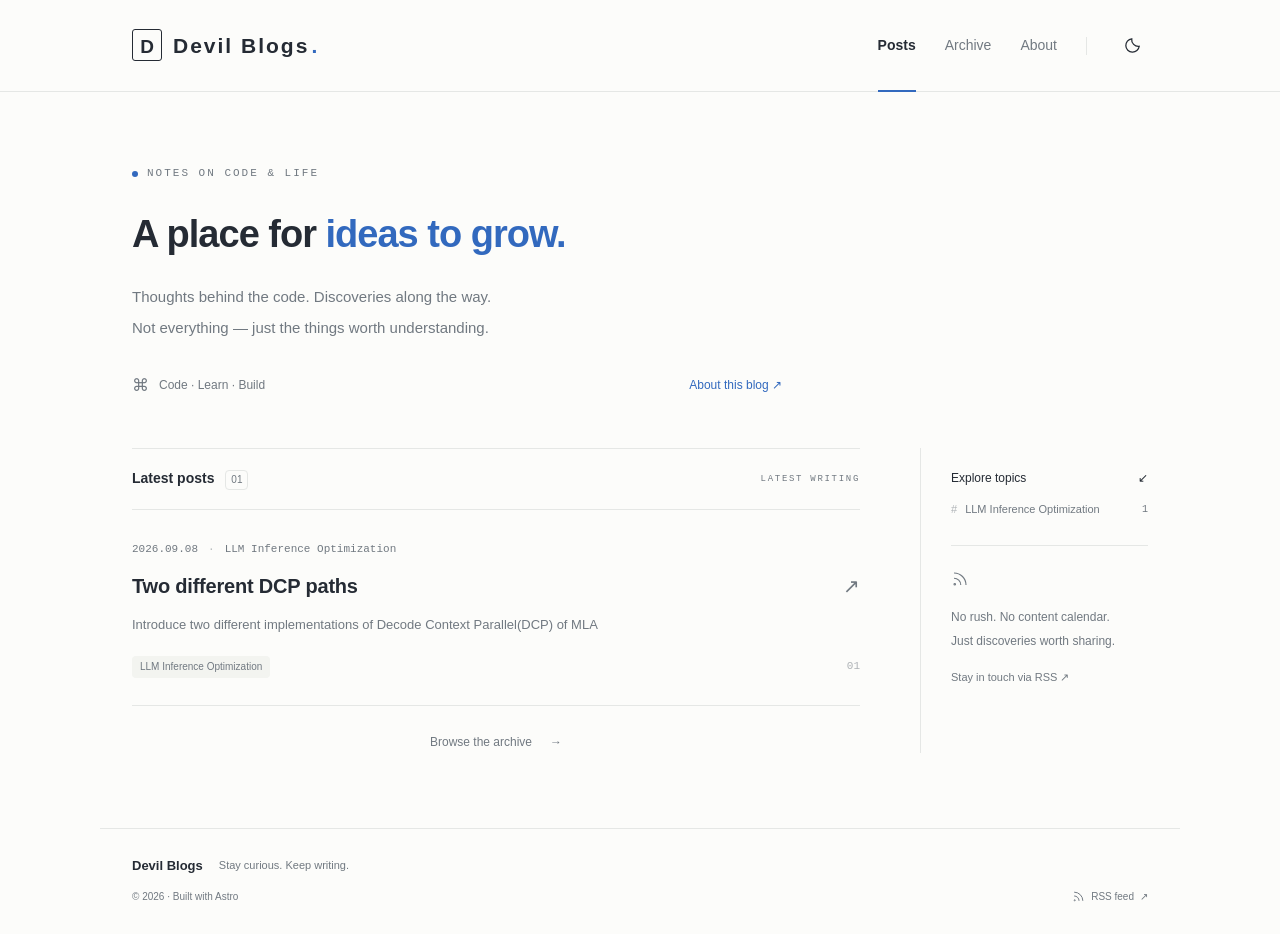
<file: index.html>
<!DOCTYPE html><html lang="en-US"><head><meta charset="UTF-8"><meta name="viewport" content="width=device-width, initial-scale=1"><meta name="description" content="Personal technical blogs by Devil"><meta name="generator" content="Astro v7.3.1"><meta name="color-scheme" content="light dark"><link rel="icon" type="image/svg+xml" href="/favicon.svg"><link rel="canonical" href="https://whx-sjtu.github.io/"><link rel="alternate" type="application/rss+xml" title="Devil Blogs" href="/rss.xml"><meta property="og:title" content="Devil Blogs · Code &amp; Ideas"><meta property="og:description" content="Personal technical blogs by Devil"><meta property="og:type" content="website"><meta property="og:url" content="https://whx-sjtu.github.io/"><meta property="og:locale" content="en_US"><title>Devil Blogs · Code &amp; Ideas</title><script>
      try {
        const saved = localStorage.getItem('theme');
        document.documentElement.dataset.theme = saved === 'light' || saved === 'dark'
          ? saved : matchMedia('(prefers-color-scheme: dark)').matches ? 'dark' : 'light';
      } catch {
        document.documentElement.dataset.theme = matchMedia('(prefers-color-scheme: dark)').matches ? 'dark' : 'light';
      }
    </script><link rel="stylesheet" href="/_astro/BaseLayout.DihtyalZ.css"></head><body><a class="skip-link" href="#main">Skip to content</a><header class="site-header"><div class="header-inner"><a class="brand" href="/" aria-label="Devil Blogs home"><span class="brand-icon" aria-hidden="true">D</span>Devil Blogs<span class="brand-dot">.</span></a><nav aria-label="Main navigation"><a href="/" aria-current="page">Posts</a><a href="/archive/">Archive</a><a href="/about/">About</a><span class="nav-divider" aria-hidden="true"></span><button id="theme-toggle" class="icon-button" aria-label="Toggle color theme" title="Toggle color theme"><svg class="moon-icon" width="19" height="19" viewBox="0 0 24 24" fill="none" stroke="currentColor" stroke-width="1.6" aria-hidden="true"><path d="M20.5 13A8.5 8.5 0 0 1 11 3.5 8.5 8.5 0 1 0 20.5 13Z"></path></svg><svg class="sun-icon" width="19" height="19" viewBox="0 0 24 24" fill="none" stroke="currentColor" stroke-width="1.6" aria-hidden="true"><circle cx="12" cy="12" r="4"></circle><path d="M12 2v2m0 16v2M2 12h2m16 0h2M5 5l1.5 1.5m11 11L19 19M5 19l1.5-1.5m11-11L19 5"></path></svg></button></nav></div></header><main id="main" tabindex="-1"><section class="intro container"><div class="eyebrow"><span class="status-dot"></span> NOTES ON CODE & LIFE</div><h1>A place for <span>ideas to grow.</span></h1><p>Thoughts behind the code. Discoveries along the way.<br>Not everything — just the things worth understanding.</p><div class="intro-bottom"><span class="intro-note"><span aria-hidden="true">⌘</span> Code · Learn · Build</span><a href="/about/">About this blog <span aria-hidden="true">↗</span></a></div></section><div class="container feed-layout"><section aria-label="Latest posts" class="feed"><div class="section-heading"><h2>Latest posts <span>01</span></h2><span class="small-mono">LATEST WRITING</span></div><article class="post-card"><div class="post-meta"><time datetime="2026-09-08T00:00:00.000Z">2026.09.08</time><span class="meta-dot">·</span><span>LLM Inference Optimization</span></div><h2><a href="/blog/dcp/">Two different DCP paths<span class="post-arrow" aria-hidden="true">↗</span></a></h2><p>Introduce two different implementations of Decode Context Parallel(DCP) of MLA</p><div class="post-bottom"><div class="tag-list"><a class="tag" href="/tags/~4c-4c-4d-20-49-6e-66-65-72-65-6e-63-65-20-4f-70-74-69-6d-69-7a-61-74-69-6f-6e/">LLM Inference Optimization</a></div><span class="post-number" aria-hidden="true">01</span></div></article><a class="archive-link" href="/archive/">Browse the archive <span aria-hidden="true">→</span></a></section><aside class="sidebar"><section class="sidebar-topics"><h2>Explore topics <span aria-hidden="true">↙</span></h2><div class="topic-list"><a href="/tags/~4c-4c-4d-20-49-6e-66-65-72-65-6e-63-65-20-4f-70-74-69-6d-69-7a-61-74-69-6f-6e/"><span><span class="topic-hash">#</span>LLM Inference Optimization</span><span>1</span></a></div></section><div class="sidebar-subscribe"><svg width="18" height="18" viewBox="0 0 24 24" fill="none" stroke="currentColor" stroke-width="1.5" aria-hidden="true"><path d="M4 11a9 9 0 0 1 9 9M4 4a16 16 0 0 1 16 16"></path><circle cx="5" cy="19" r="1"></circle></svg><p>No rush. No content calendar.<br>Just discoveries worth sharing.</p><a href="/rss.xml">Stay in touch via RSS ↗</a></div></aside></div></main><dialog id="image-viewer" class="image-viewer" aria-label="Image viewer" aria-describedby="image-viewer-caption" data-astro-cid-xjzw3fs2><div class="image-viewer-toolbar" data-astro-cid-xjzw3fs2><span class="image-viewer-title" data-astro-cid-xjzw3fs2>Image viewer</span><button type="button" data-zoom disabled data-astro-cid-xjzw3fs2>Actual size</button><a data-original target="_blank" rel="noopener noreferrer" data-astro-cid-xjzw3fs2>Open original</a><button type="button" data-close aria-label="Close image viewer" autofocus data-astro-cid-xjzw3fs2>Close ×</button></div><div class="image-viewer-stage" data-astro-cid-xjzw3fs2><img class="image-viewer-image" alt="" data-astro-cid-xjzw3fs2><p class="image-viewer-error" role="status" hidden data-astro-cid-xjzw3fs2>Image could not be loaded. Try opening the original.</p></div><p id="image-viewer-caption" class="image-viewer-caption" data-astro-cid-xjzw3fs2></p></dialog><script type="module">var e=document.querySelector(`#image-viewer`);if(e){let t=e.querySelector(`.image-viewer-image`),n=e.querySelector(`.image-viewer-stage`),r=e.querySelector(`.image-viewer-caption`),i=e.querySelector(`[data-zoom]`),a=e.querySelector(`[data-original]`),o=e.querySelector(`.image-viewer-error`),s=null,c=!1;function l(r){c=r,e.classList.toggle(`is-zoomed`,r),t.style.width=r?`${t.naturalWidth}px`:``,i.textContent=r?`Fit to screen`:`Actual size`,i.setAttribute(`aria-pressed`,String(r)),n.scrollTo(0,0)}t.addEventListener(`load`,()=>{i.disabled=!1}),t.addEventListener(`error`,()=>{t.hidden=!0,o.hidden=!1,i.disabled=!0}),t.addEventListener(`click`,()=>{i.disabled||l(!c)}),i.addEventListener(`click`,()=>l(!c)),e.querySelector(`[data-close]`).addEventListener(`click`,()=>e.close()),e.addEventListener(`click`,t=>{(t.target===e||t.target===n)&&e.close()}),e.addEventListener(`close`,()=>{document.body.classList.remove(`image-viewer-open`),l(!1),t.removeAttribute(`src`),s?.focus({preventScroll:!0})}),document.querySelectorAll(`.prose img`).forEach(n=>{if(n.closest(`a, button`))return;let c=document.createElement(`button`);c.type=`button`,c.className=`image-zoom-trigger`,c.setAttribute(`aria-label`,`Enlarge image: ${n.alt||`Article image`}`),c.setAttribute(`aria-haspopup`,`dialog`),c.title=`Click to enlarge`;let u=n.closest(`picture`)??n;u.before(c),c.append(u),c.addEventListener(`click`,()=>{s=c,l(!1),t.hidden=!1,o.hidden=!0,i.disabled=!0,t.alt=n.alt,r.textContent=n.alt,a.href=n.currentSrc||n.src,t.src=a.href,e.showModal(),document.body.classList.add(`image-viewer-open`)})})}</script><footer class="site-footer"><div><span class="footer-name">Devil Blogs</span><span class="footer-note">Stay curious. Keep writing.</span></div><div class="footer-bottom"><span>© 2026 · Built with <a href="https://astro.build/">Astro</a></span><a class="rss-link" href="/rss.xml"><svg width="13" height="13" viewBox="0 0 24 24" fill="none" stroke="currentColor" stroke-width="1.8" aria-hidden="true"><circle cx="5" cy="19" r="1"></circle><path d="M4 11a9 9 0 0 1 9 9M4 4a16 16 0 0 1 16 16"></path></svg> RSS feed <span aria-hidden="true">↗</span></a></div></footer><script type="module">document.querySelector(`#theme-toggle`)?.addEventListener(`click`,()=>{let e=document.documentElement.dataset.theme===`dark`?`light`:`dark`;document.documentElement.dataset.theme=e;try{localStorage.setItem(`theme`,e)}catch{}}),matchMedia(`(prefers-color-scheme: dark)`).addEventListener(`change`,e=>{try{localStorage.getItem(`theme`)||(document.documentElement.dataset.theme=e.matches?`dark`:`light`)}catch{}});</script></body></html>
</file>
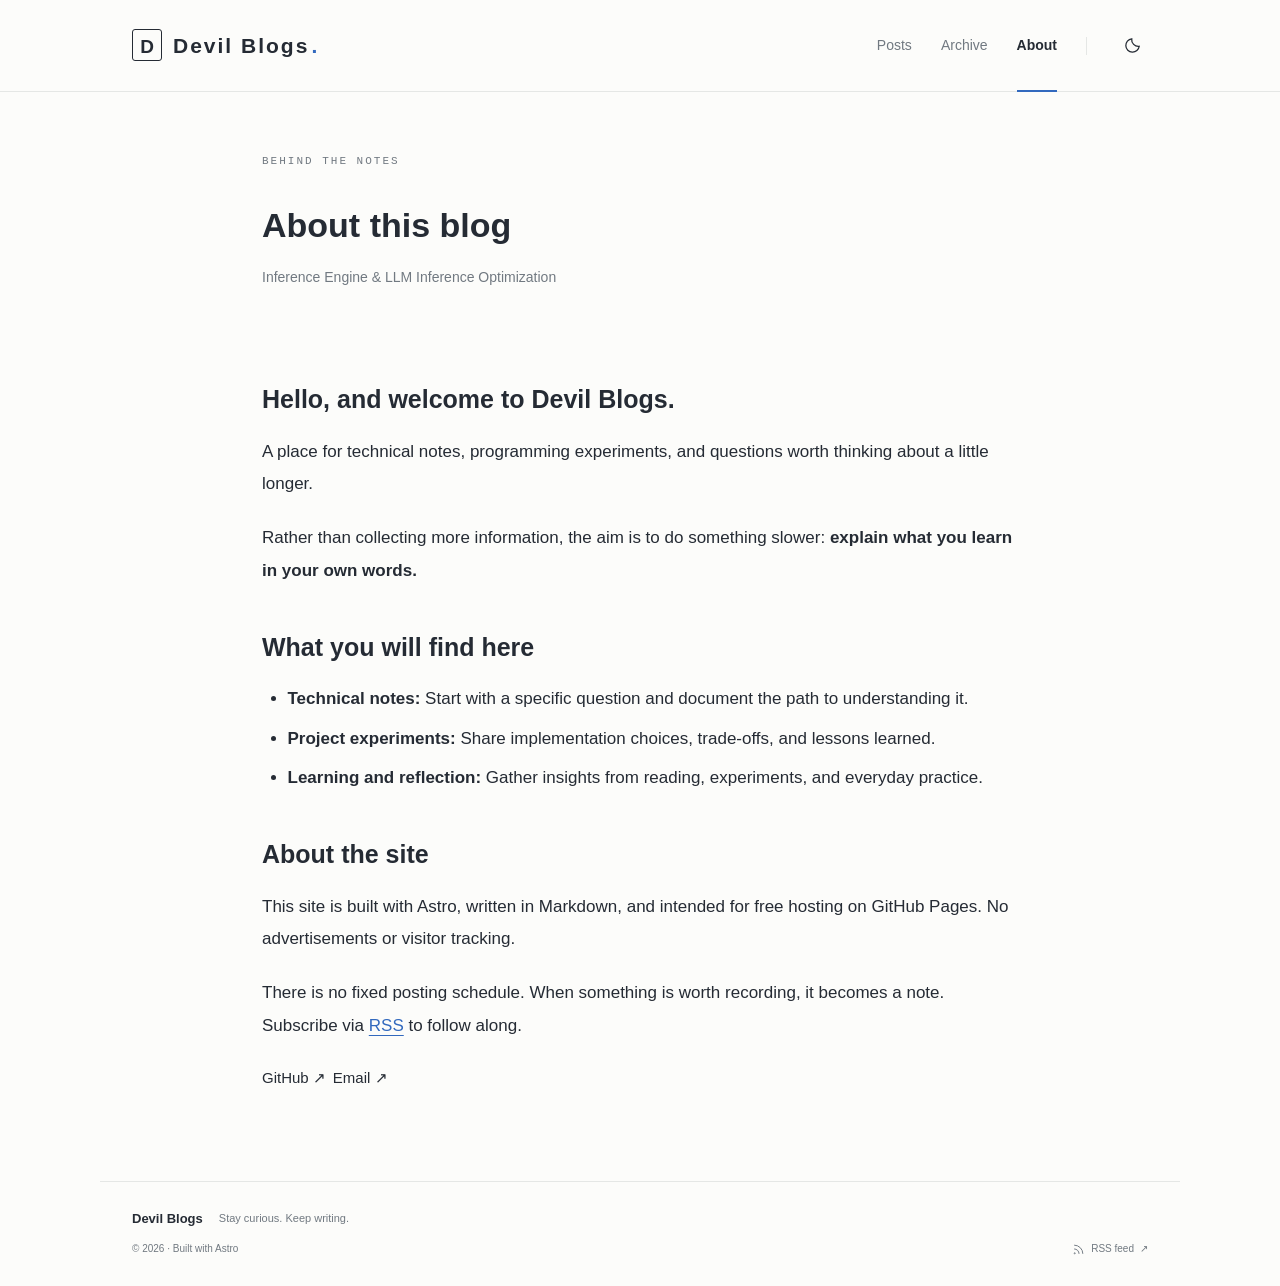
<file: about/index.html>
<!DOCTYPE html><html lang="en-US"><head><meta charset="UTF-8"><meta name="viewport" content="width=device-width, initial-scale=1"><meta name="description" content="Personal technical blogs by Devil"><meta name="generator" content="Astro v7.3.1"><meta name="color-scheme" content="light dark"><link rel="icon" type="image/svg+xml" href="/favicon.svg"><link rel="canonical" href="https://whx-sjtu.github.io/about/"><link rel="alternate" type="application/rss+xml" title="Devil Blogs" href="/rss.xml"><meta property="og:title" content="About · Devil Blogs"><meta property="og:description" content="Personal technical blogs by Devil"><meta property="og:type" content="website"><meta property="og:url" content="https://whx-sjtu.github.io/about/"><meta property="og:locale" content="en_US"><title>About · Devil Blogs</title><script>
      try {
        const saved = localStorage.getItem('theme');
        document.documentElement.dataset.theme = saved === 'light' || saved === 'dark'
          ? saved : matchMedia('(prefers-color-scheme: dark)').matches ? 'dark' : 'light';
      } catch {
        document.documentElement.dataset.theme = matchMedia('(prefers-color-scheme: dark)').matches ? 'dark' : 'light';
      }
    </script><link rel="stylesheet" href="/_astro/BaseLayout.DihtyalZ.css"></head><body><a class="skip-link" href="#main">Skip to content</a><header class="site-header"><div class="header-inner"><a class="brand" href="/" aria-label="Devil Blogs home"><span class="brand-icon" aria-hidden="true">D</span>Devil Blogs<span class="brand-dot">.</span></a><nav aria-label="Main navigation"><a href="/">Posts</a><a href="/archive/">Archive</a><a href="/about/" aria-current="page">About</a><span class="nav-divider" aria-hidden="true"></span><button id="theme-toggle" class="icon-button" aria-label="Toggle color theme" title="Toggle color theme"><svg class="moon-icon" width="19" height="19" viewBox="0 0 24 24" fill="none" stroke="currentColor" stroke-width="1.6" aria-hidden="true"><path d="M20.5 13A8.5 8.5 0 0 1 11 3.5 8.5 8.5 0 1 0 20.5 13Z"></path></svg><svg class="sun-icon" width="19" height="19" viewBox="0 0 24 24" fill="none" stroke="currentColor" stroke-width="1.6" aria-hidden="true"><circle cx="12" cy="12" r="4"></circle><path d="M12 2v2m0 16v2M2 12h2m16 0h2M5 5l1.5 1.5m11 11L19 19M5 19l1.5-1.5m11-11L19 5"></path></svg></button></nav></div></header><main id="main" tabindex="-1"><header class="container narrow page-header"><div class="eyebrow">BEHIND THE NOTES</div><h1>About this blog</h1><p>Inference Engine &amp; LLM Inference Optimization</p></header><section class="container narrow about-content"><div class="prose"><h2 id="hello-and-welcome-to-devil-blogs">Hello, and welcome to Devil Blogs.</h2>
<p>A place for technical notes, programming experiments, and questions worth thinking about a little longer.</p>
<p>Rather than collecting more information, the aim is to do something slower: <strong>explain what you learn in your own words.</strong></p>
<h2 id="what-you-will-find-here">What you will find here</h2>
<ul>
<li><strong>Technical notes:</strong> Start with a specific question and document the path to understanding it.</li>
<li><strong>Project experiments:</strong> Share implementation choices, trade-offs, and lessons learned.</li>
<li><strong>Learning and reflection:</strong> Gather insights from reading, experiments, and everyday practice.</li>
</ul>
<h2 id="about-the-site">About the site</h2>
<p>This site is built with Astro, written in Markdown, and intended for free hosting on GitHub Pages. No advertisements or visitor tracking.</p>
<p>There is no fixed posting schedule. When something is worth recording, it becomes a note. Subscribe via <a href="/rss.xml">RSS</a> to follow along.</p></div><div class="tag-list"><a href="https://github.com/whx-sjtu">GitHub ↗</a><a href="mailto:xiaowang990929@gmail.com">Email ↗</a></div></section></main><dialog id="image-viewer" class="image-viewer" aria-label="Image viewer" aria-describedby="image-viewer-caption" data-astro-cid-xjzw3fs2><div class="image-viewer-toolbar" data-astro-cid-xjzw3fs2><span class="image-viewer-title" data-astro-cid-xjzw3fs2>Image viewer</span><button type="button" data-zoom disabled data-astro-cid-xjzw3fs2>Actual size</button><a data-original target="_blank" rel="noopener noreferrer" data-astro-cid-xjzw3fs2>Open original</a><button type="button" data-close aria-label="Close image viewer" autofocus data-astro-cid-xjzw3fs2>Close ×</button></div><div class="image-viewer-stage" data-astro-cid-xjzw3fs2><img class="image-viewer-image" alt="" data-astro-cid-xjzw3fs2><p class="image-viewer-error" role="status" hidden data-astro-cid-xjzw3fs2>Image could not be loaded. Try opening the original.</p></div><p id="image-viewer-caption" class="image-viewer-caption" data-astro-cid-xjzw3fs2></p></dialog><script type="module">var e=document.querySelector(`#image-viewer`);if(e){let t=e.querySelector(`.image-viewer-image`),n=e.querySelector(`.image-viewer-stage`),r=e.querySelector(`.image-viewer-caption`),i=e.querySelector(`[data-zoom]`),a=e.querySelector(`[data-original]`),o=e.querySelector(`.image-viewer-error`),s=null,c=!1;function l(r){c=r,e.classList.toggle(`is-zoomed`,r),t.style.width=r?`${t.naturalWidth}px`:``,i.textContent=r?`Fit to screen`:`Actual size`,i.setAttribute(`aria-pressed`,String(r)),n.scrollTo(0,0)}t.addEventListener(`load`,()=>{i.disabled=!1}),t.addEventListener(`error`,()=>{t.hidden=!0,o.hidden=!1,i.disabled=!0}),t.addEventListener(`click`,()=>{i.disabled||l(!c)}),i.addEventListener(`click`,()=>l(!c)),e.querySelector(`[data-close]`).addEventListener(`click`,()=>e.close()),e.addEventListener(`click`,t=>{(t.target===e||t.target===n)&&e.close()}),e.addEventListener(`close`,()=>{document.body.classList.remove(`image-viewer-open`),l(!1),t.removeAttribute(`src`),s?.focus({preventScroll:!0})}),document.querySelectorAll(`.prose img`).forEach(n=>{if(n.closest(`a, button`))return;let c=document.createElement(`button`);c.type=`button`,c.className=`image-zoom-trigger`,c.setAttribute(`aria-label`,`Enlarge image: ${n.alt||`Article image`}`),c.setAttribute(`aria-haspopup`,`dialog`),c.title=`Click to enlarge`;let u=n.closest(`picture`)??n;u.before(c),c.append(u),c.addEventListener(`click`,()=>{s=c,l(!1),t.hidden=!1,o.hidden=!0,i.disabled=!0,t.alt=n.alt,r.textContent=n.alt,a.href=n.currentSrc||n.src,t.src=a.href,e.showModal(),document.body.classList.add(`image-viewer-open`)})})}</script><footer class="site-footer"><div><span class="footer-name">Devil Blogs</span><span class="footer-note">Stay curious. Keep writing.</span></div><div class="footer-bottom"><span>© 2026 · Built with <a href="https://astro.build/">Astro</a></span><a class="rss-link" href="/rss.xml"><svg width="13" height="13" viewBox="0 0 24 24" fill="none" stroke="currentColor" stroke-width="1.8" aria-hidden="true"><circle cx="5" cy="19" r="1"></circle><path d="M4 11a9 9 0 0 1 9 9M4 4a16 16 0 0 1 16 16"></path></svg> RSS feed <span aria-hidden="true">↗</span></a></div></footer><script type="module">document.querySelector(`#theme-toggle`)?.addEventListener(`click`,()=>{let e=document.documentElement.dataset.theme===`dark`?`light`:`dark`;document.documentElement.dataset.theme=e;try{localStorage.setItem(`theme`,e)}catch{}}),matchMedia(`(prefers-color-scheme: dark)`).addEventListener(`change`,e=>{try{localStorage.getItem(`theme`)||(document.documentElement.dataset.theme=e.matches?`dark`:`light`)}catch{}});</script></body></html>
</file>
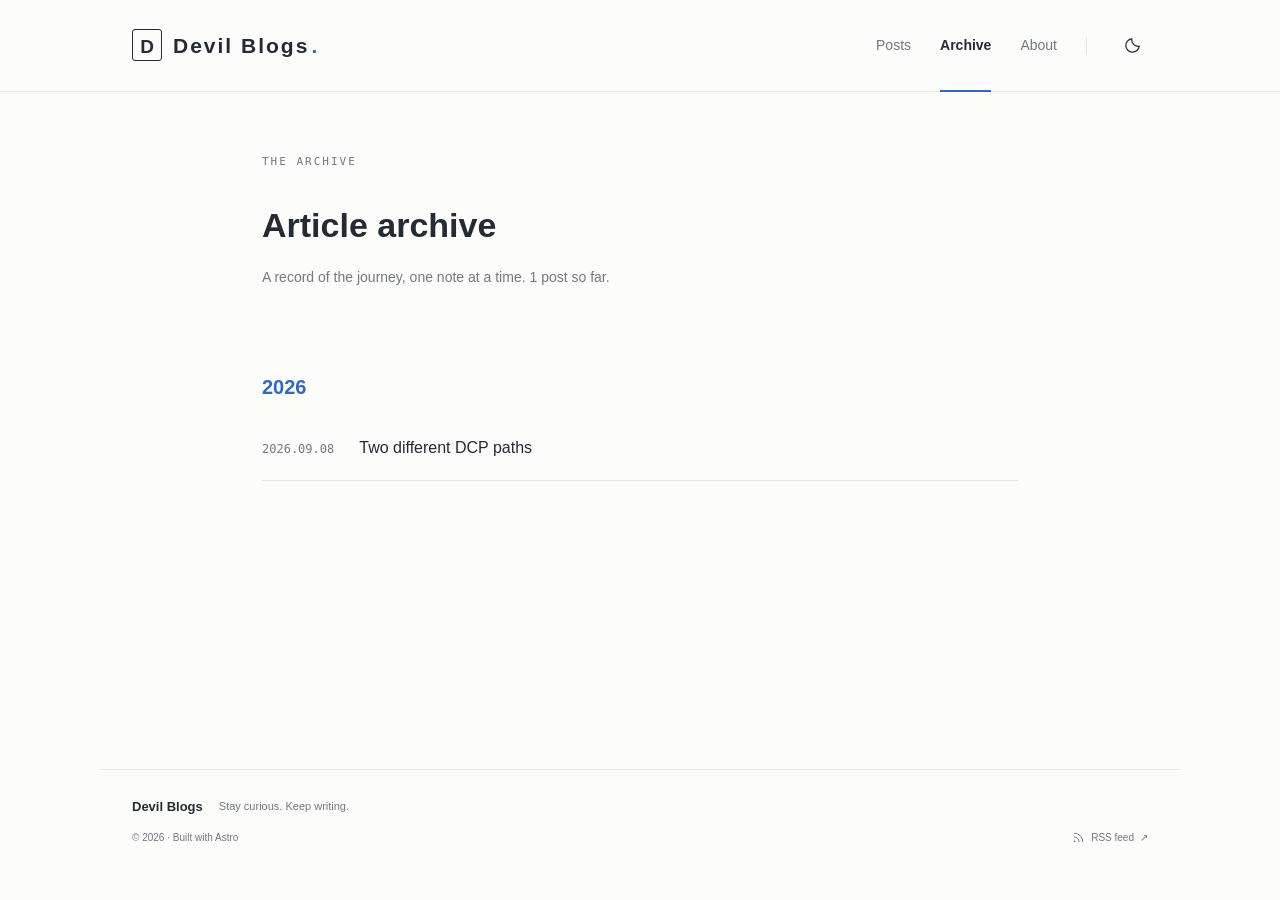
<file: archive/index.html>
<!DOCTYPE html><html lang="en-US"><head><meta charset="UTF-8"><meta name="viewport" content="width=device-width, initial-scale=1"><meta name="description" content="Personal technical blogs by Devil"><meta name="generator" content="Astro v7.3.1"><meta name="color-scheme" content="light dark"><link rel="icon" type="image/svg+xml" href="/favicon.svg"><link rel="canonical" href="https://whx-sjtu.github.io/archive/"><link rel="alternate" type="application/rss+xml" title="Devil Blogs" href="/rss.xml"><meta property="og:title" content="Article archive · Devil Blogs"><meta property="og:description" content="Personal technical blogs by Devil"><meta property="og:type" content="website"><meta property="og:url" content="https://whx-sjtu.github.io/archive/"><meta property="og:locale" content="en_US"><title>Article archive · Devil Blogs</title><script>
      try {
        const saved = localStorage.getItem('theme');
        document.documentElement.dataset.theme = saved === 'light' || saved === 'dark'
          ? saved : matchMedia('(prefers-color-scheme: dark)').matches ? 'dark' : 'light';
      } catch {
        document.documentElement.dataset.theme = matchMedia('(prefers-color-scheme: dark)').matches ? 'dark' : 'light';
      }
    </script><link rel="stylesheet" href="/_astro/BaseLayout.DihtyalZ.css"></head><body><a class="skip-link" href="#main">Skip to content</a><header class="site-header"><div class="header-inner"><a class="brand" href="/" aria-label="Devil Blogs home"><span class="brand-icon" aria-hidden="true">D</span>Devil Blogs<span class="brand-dot">.</span></a><nav aria-label="Main navigation"><a href="/">Posts</a><a href="/archive/" aria-current="page">Archive</a><a href="/about/">About</a><span class="nav-divider" aria-hidden="true"></span><button id="theme-toggle" class="icon-button" aria-label="Toggle color theme" title="Toggle color theme"><svg class="moon-icon" width="19" height="19" viewBox="0 0 24 24" fill="none" stroke="currentColor" stroke-width="1.6" aria-hidden="true"><path d="M20.5 13A8.5 8.5 0 0 1 11 3.5 8.5 8.5 0 1 0 20.5 13Z"></path></svg><svg class="sun-icon" width="19" height="19" viewBox="0 0 24 24" fill="none" stroke="currentColor" stroke-width="1.6" aria-hidden="true"><circle cx="12" cy="12" r="4"></circle><path d="M12 2v2m0 16v2M2 12h2m16 0h2M5 5l1.5 1.5m11 11L19 19M5 19l1.5-1.5m11-11L19 5"></path></svg></button></nav></div></header><main id="main" tabindex="-1"><header class="container narrow page-header"><div class="eyebrow">THE ARCHIVE</div><h1>Article archive</h1><p>A record of the journey, one note at a time. 1 post so far.</p></header><section class="container narrow listing" aria-label="Posts by year"><section><h2 class="archive-year">2026</h2><div class="archive-row"><time datetime="2026-09-08T00:00:00.000Z">2026.09.08</time><a href="/blog/dcp/">Two different DCP paths</a></div></section></section></main><dialog id="image-viewer" class="image-viewer" aria-label="Image viewer" aria-describedby="image-viewer-caption" data-astro-cid-xjzw3fs2><div class="image-viewer-toolbar" data-astro-cid-xjzw3fs2><span class="image-viewer-title" data-astro-cid-xjzw3fs2>Image viewer</span><button type="button" data-zoom disabled data-astro-cid-xjzw3fs2>Actual size</button><a data-original target="_blank" rel="noopener noreferrer" data-astro-cid-xjzw3fs2>Open original</a><button type="button" data-close aria-label="Close image viewer" autofocus data-astro-cid-xjzw3fs2>Close ×</button></div><div class="image-viewer-stage" data-astro-cid-xjzw3fs2><img class="image-viewer-image" alt="" data-astro-cid-xjzw3fs2><p class="image-viewer-error" role="status" hidden data-astro-cid-xjzw3fs2>Image could not be loaded. Try opening the original.</p></div><p id="image-viewer-caption" class="image-viewer-caption" data-astro-cid-xjzw3fs2></p></dialog><script type="module">var e=document.querySelector(`#image-viewer`);if(e){let t=e.querySelector(`.image-viewer-image`),n=e.querySelector(`.image-viewer-stage`),r=e.querySelector(`.image-viewer-caption`),i=e.querySelector(`[data-zoom]`),a=e.querySelector(`[data-original]`),o=e.querySelector(`.image-viewer-error`),s=null,c=!1;function l(r){c=r,e.classList.toggle(`is-zoomed`,r),t.style.width=r?`${t.naturalWidth}px`:``,i.textContent=r?`Fit to screen`:`Actual size`,i.setAttribute(`aria-pressed`,String(r)),n.scrollTo(0,0)}t.addEventListener(`load`,()=>{i.disabled=!1}),t.addEventListener(`error`,()=>{t.hidden=!0,o.hidden=!1,i.disabled=!0}),t.addEventListener(`click`,()=>{i.disabled||l(!c)}),i.addEventListener(`click`,()=>l(!c)),e.querySelector(`[data-close]`).addEventListener(`click`,()=>e.close()),e.addEventListener(`click`,t=>{(t.target===e||t.target===n)&&e.close()}),e.addEventListener(`close`,()=>{document.body.classList.remove(`image-viewer-open`),l(!1),t.removeAttribute(`src`),s?.focus({preventScroll:!0})}),document.querySelectorAll(`.prose img`).forEach(n=>{if(n.closest(`a, button`))return;let c=document.createElement(`button`);c.type=`button`,c.className=`image-zoom-trigger`,c.setAttribute(`aria-label`,`Enlarge image: ${n.alt||`Article image`}`),c.setAttribute(`aria-haspopup`,`dialog`),c.title=`Click to enlarge`;let u=n.closest(`picture`)??n;u.before(c),c.append(u),c.addEventListener(`click`,()=>{s=c,l(!1),t.hidden=!1,o.hidden=!0,i.disabled=!0,t.alt=n.alt,r.textContent=n.alt,a.href=n.currentSrc||n.src,t.src=a.href,e.showModal(),document.body.classList.add(`image-viewer-open`)})})}</script><footer class="site-footer"><div><span class="footer-name">Devil Blogs</span><span class="footer-note">Stay curious. Keep writing.</span></div><div class="footer-bottom"><span>© 2026 · Built with <a href="https://astro.build/">Astro</a></span><a class="rss-link" href="/rss.xml"><svg width="13" height="13" viewBox="0 0 24 24" fill="none" stroke="currentColor" stroke-width="1.8" aria-hidden="true"><circle cx="5" cy="19" r="1"></circle><path d="M4 11a9 9 0 0 1 9 9M4 4a16 16 0 0 1 16 16"></path></svg> RSS feed <span aria-hidden="true">↗</span></a></div></footer><script type="module">document.querySelector(`#theme-toggle`)?.addEventListener(`click`,()=>{let e=document.documentElement.dataset.theme===`dark`?`light`:`dark`;document.documentElement.dataset.theme=e;try{localStorage.setItem(`theme`,e)}catch{}}),matchMedia(`(prefers-color-scheme: dark)`).addEventListener(`change`,e=>{try{localStorage.getItem(`theme`)||(document.documentElement.dataset.theme=e.matches?`dark`:`light`)}catch{}});</script></body></html>
</file>
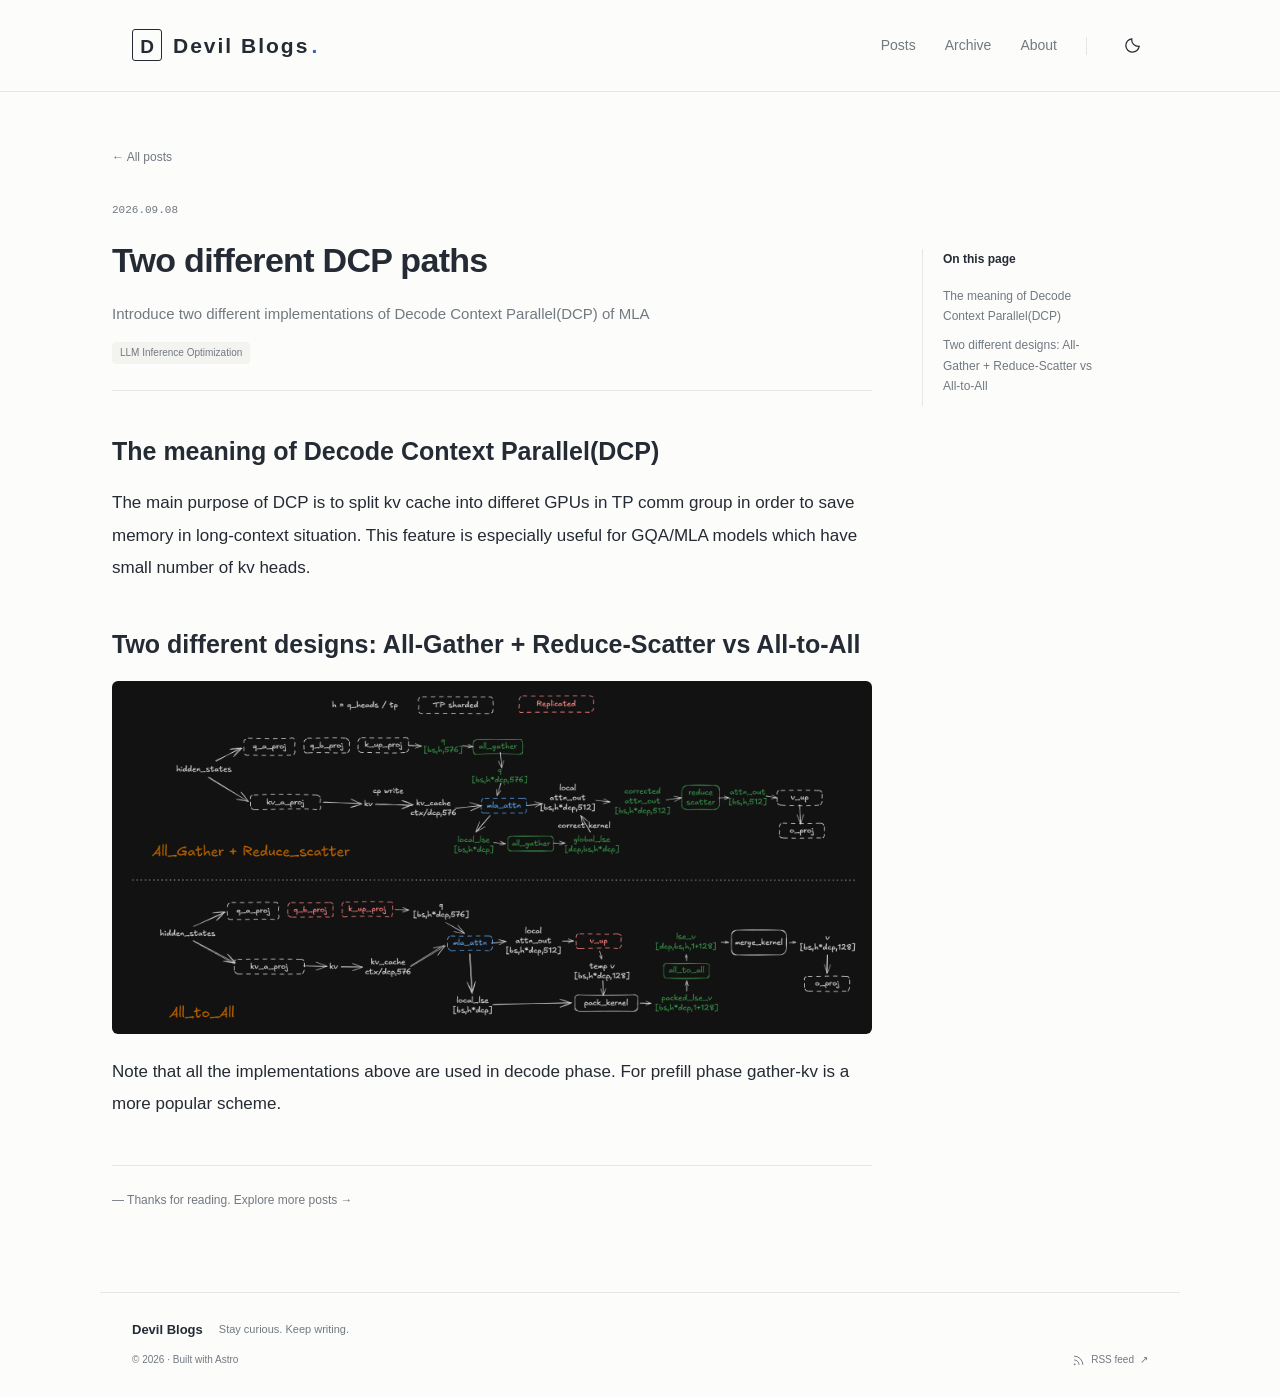
<file: blog/dcp/index.html>
<!DOCTYPE html><html lang="en-US"><head><meta charset="UTF-8"><meta name="viewport" content="width=device-width, initial-scale=1"><meta name="description" content="Introduce two different implementations of Decode Context Parallel(DCP) of MLA"><meta name="generator" content="Astro v7.3.1"><meta name="color-scheme" content="light dark"><link rel="icon" type="image/svg+xml" href="/favicon.svg"><link rel="canonical" href="https://whx-sjtu.github.io/blog/dcp/"><link rel="alternate" type="application/rss+xml" title="Devil Blogs" href="/rss.xml"><meta property="og:title" content="Two different DCP paths · Devil Blogs"><meta property="og:description" content="Introduce two different implementations of Decode Context Parallel(DCP) of MLA"><meta property="og:type" content="article"><meta property="og:url" content="https://whx-sjtu.github.io/blog/dcp/"><meta property="og:locale" content="en_US"><meta property="article:published_time" content="2026-09-08T00:00:00.000Z"><title>Two different DCP paths · Devil Blogs</title><script>
      try {
        const saved = localStorage.getItem('theme');
        document.documentElement.dataset.theme = saved === 'light' || saved === 'dark'
          ? saved : matchMedia('(prefers-color-scheme: dark)').matches ? 'dark' : 'light';
      } catch {
        document.documentElement.dataset.theme = matchMedia('(prefers-color-scheme: dark)').matches ? 'dark' : 'light';
      }
    </script><link rel="stylesheet" href="/_astro/BaseLayout.DihtyalZ.css"></head><body><a class="skip-link" href="#main">Skip to content</a><header class="site-header"><div class="header-inner"><a class="brand" href="/" aria-label="Devil Blogs home"><span class="brand-icon" aria-hidden="true">D</span>Devil Blogs<span class="brand-dot">.</span></a><nav aria-label="Main navigation"><a href="/">Posts</a><a href="/archive/">Archive</a><a href="/about/">About</a><span class="nav-divider" aria-hidden="true"></span><button id="theme-toggle" class="icon-button" aria-label="Toggle color theme" title="Toggle color theme"><svg class="moon-icon" width="19" height="19" viewBox="0 0 24 24" fill="none" stroke="currentColor" stroke-width="1.6" aria-hidden="true"><path d="M20.5 13A8.5 8.5 0 0 1 11 3.5 8.5 8.5 0 1 0 20.5 13Z"></path></svg><svg class="sun-icon" width="19" height="19" viewBox="0 0 24 24" fill="none" stroke="currentColor" stroke-width="1.6" aria-hidden="true"><circle cx="12" cy="12" r="4"></circle><path d="M12 2v2m0 16v2M2 12h2m16 0h2M5 5l1.5 1.5m11 11L19 19M5 19l1.5-1.5m11-11L19 5"></path></svg></button></nav></div></header><main id="main" tabindex="-1"><div class="article-shell"><article><a class="back-link" href="/">← All posts</a><header class="article-header"><div class="post-meta"><time datetime="2026-09-08T00:00:00.000Z">2026.09.08</time></div><h1>Two different DCP paths</h1><p class="article-description">Introduce two different implementations of Decode Context Parallel(DCP) of MLA</p><div class="tag-list"><a class="tag" href="/tags/~4c-4c-4d-20-49-6e-66-65-72-65-6e-63-65-20-4f-70-74-69-6d-69-7a-61-74-69-6f-6e/">LLM Inference Optimization</a></div></header><details class="mobile-toc"><summary>On this page</summary><ul><li class="depth-2"><a href="#the-meaning-of-decode-context-paralleldcp">The meaning of Decode Context Parallel(DCP)</a></li><li class="depth-2"><a href="#two-different-designs-all-gather--reduce-scatter-vs-all-to-all">Two different designs: All-Gather + Reduce-Scatter vs All-to-All</a></li></ul></details><div class="prose"><h2 id="the-meaning-of-decode-context-paralleldcp">The meaning of Decode Context Parallel(DCP)</h2>
<p>The main purpose of DCP is to split kv cache into differet GPUs in TP comm group in order to save memory in long-context situation. This feature is especially useful for GQA/MLA models which have small number of kv heads.</p>
<h2 id="two-different-designs-all-gather--reduce-scatter-vs-all-to-all">Two different designs: All-Gather + Reduce-Scatter vs All-to-All</h2>
<p><img src="/images/DCP-design.png" alt="DCP Design"></p>
<p>Note that all the implementations above are used in decode phase. For prefill phase gather-kv is a more popular scheme.</p></div><div class="article-end">— Thanks for reading. <a href="/">Explore more posts →</a></div></article><nav class="toc" aria-label="On this page"><div><h2>On this page</h2><ul><li class="depth-2"><a href="#the-meaning-of-decode-context-paralleldcp">The meaning of Decode Context Parallel(DCP)</a></li><li class="depth-2"><a href="#two-different-designs-all-gather--reduce-scatter-vs-all-to-all">Two different designs: All-Gather + Reduce-Scatter vs All-to-All</a></li></ul></div></nav></div><script type="module">document.querySelectorAll(`.prose pre`).forEach(e=>{let t=document.createElement(`div`);t.className=`code-wrapper`,e.before(t),t.append(e);let n=document.createElement(`button`);n.className=`copy-button`,n.type=`button`,n.textContent=`Copy code`,n.setAttribute(`aria-live`,`polite`),t.append(n),n.addEventListener(`click`,async()=>{try{await navigator.clipboard.writeText(e.querySelector(`code`)?.textContent??e.textContent??``),n.textContent=`Copied ✓`}catch{n.textContent=`Copy failed. Select code manually.`}window.setTimeout(()=>{n.textContent=`Copy code`},2200)})});</script></main><dialog id="image-viewer" class="image-viewer" aria-label="Image viewer" aria-describedby="image-viewer-caption" data-astro-cid-xjzw3fs2><div class="image-viewer-toolbar" data-astro-cid-xjzw3fs2><span class="image-viewer-title" data-astro-cid-xjzw3fs2>Image viewer</span><button type="button" data-zoom disabled data-astro-cid-xjzw3fs2>Actual size</button><a data-original target="_blank" rel="noopener noreferrer" data-astro-cid-xjzw3fs2>Open original</a><button type="button" data-close aria-label="Close image viewer" autofocus data-astro-cid-xjzw3fs2>Close ×</button></div><div class="image-viewer-stage" data-astro-cid-xjzw3fs2><img class="image-viewer-image" alt="" data-astro-cid-xjzw3fs2><p class="image-viewer-error" role="status" hidden data-astro-cid-xjzw3fs2>Image could not be loaded. Try opening the original.</p></div><p id="image-viewer-caption" class="image-viewer-caption" data-astro-cid-xjzw3fs2></p></dialog><script type="module">var e=document.querySelector(`#image-viewer`);if(e){let t=e.querySelector(`.image-viewer-image`),n=e.querySelector(`.image-viewer-stage`),r=e.querySelector(`.image-viewer-caption`),i=e.querySelector(`[data-zoom]`),a=e.querySelector(`[data-original]`),o=e.querySelector(`.image-viewer-error`),s=null,c=!1;function l(r){c=r,e.classList.toggle(`is-zoomed`,r),t.style.width=r?`${t.naturalWidth}px`:``,i.textContent=r?`Fit to screen`:`Actual size`,i.setAttribute(`aria-pressed`,String(r)),n.scrollTo(0,0)}t.addEventListener(`load`,()=>{i.disabled=!1}),t.addEventListener(`error`,()=>{t.hidden=!0,o.hidden=!1,i.disabled=!0}),t.addEventListener(`click`,()=>{i.disabled||l(!c)}),i.addEventListener(`click`,()=>l(!c)),e.querySelector(`[data-close]`).addEventListener(`click`,()=>e.close()),e.addEventListener(`click`,t=>{(t.target===e||t.target===n)&&e.close()}),e.addEventListener(`close`,()=>{document.body.classList.remove(`image-viewer-open`),l(!1),t.removeAttribute(`src`),s?.focus({preventScroll:!0})}),document.querySelectorAll(`.prose img`).forEach(n=>{if(n.closest(`a, button`))return;let c=document.createElement(`button`);c.type=`button`,c.className=`image-zoom-trigger`,c.setAttribute(`aria-label`,`Enlarge image: ${n.alt||`Article image`}`),c.setAttribute(`aria-haspopup`,`dialog`),c.title=`Click to enlarge`;let u=n.closest(`picture`)??n;u.before(c),c.append(u),c.addEventListener(`click`,()=>{s=c,l(!1),t.hidden=!1,o.hidden=!0,i.disabled=!0,t.alt=n.alt,r.textContent=n.alt,a.href=n.currentSrc||n.src,t.src=a.href,e.showModal(),document.body.classList.add(`image-viewer-open`)})})}</script><footer class="site-footer"><div><span class="footer-name">Devil Blogs</span><span class="footer-note">Stay curious. Keep writing.</span></div><div class="footer-bottom"><span>© 2026 · Built with <a href="https://astro.build/">Astro</a></span><a class="rss-link" href="/rss.xml"><svg width="13" height="13" viewBox="0 0 24 24" fill="none" stroke="currentColor" stroke-width="1.8" aria-hidden="true"><circle cx="5" cy="19" r="1"></circle><path d="M4 11a9 9 0 0 1 9 9M4 4a16 16 0 0 1 16 16"></path></svg> RSS feed <span aria-hidden="true">↗</span></a></div></footer><script type="module">document.querySelector(`#theme-toggle`)?.addEventListener(`click`,()=>{let e=document.documentElement.dataset.theme===`dark`?`light`:`dark`;document.documentElement.dataset.theme=e;try{localStorage.setItem(`theme`,e)}catch{}}),matchMedia(`(prefers-color-scheme: dark)`).addEventListener(`change`,e=>{try{localStorage.getItem(`theme`)||(document.documentElement.dataset.theme=e.matches?`dark`:`light`)}catch{}});</script></body></html>
</file>
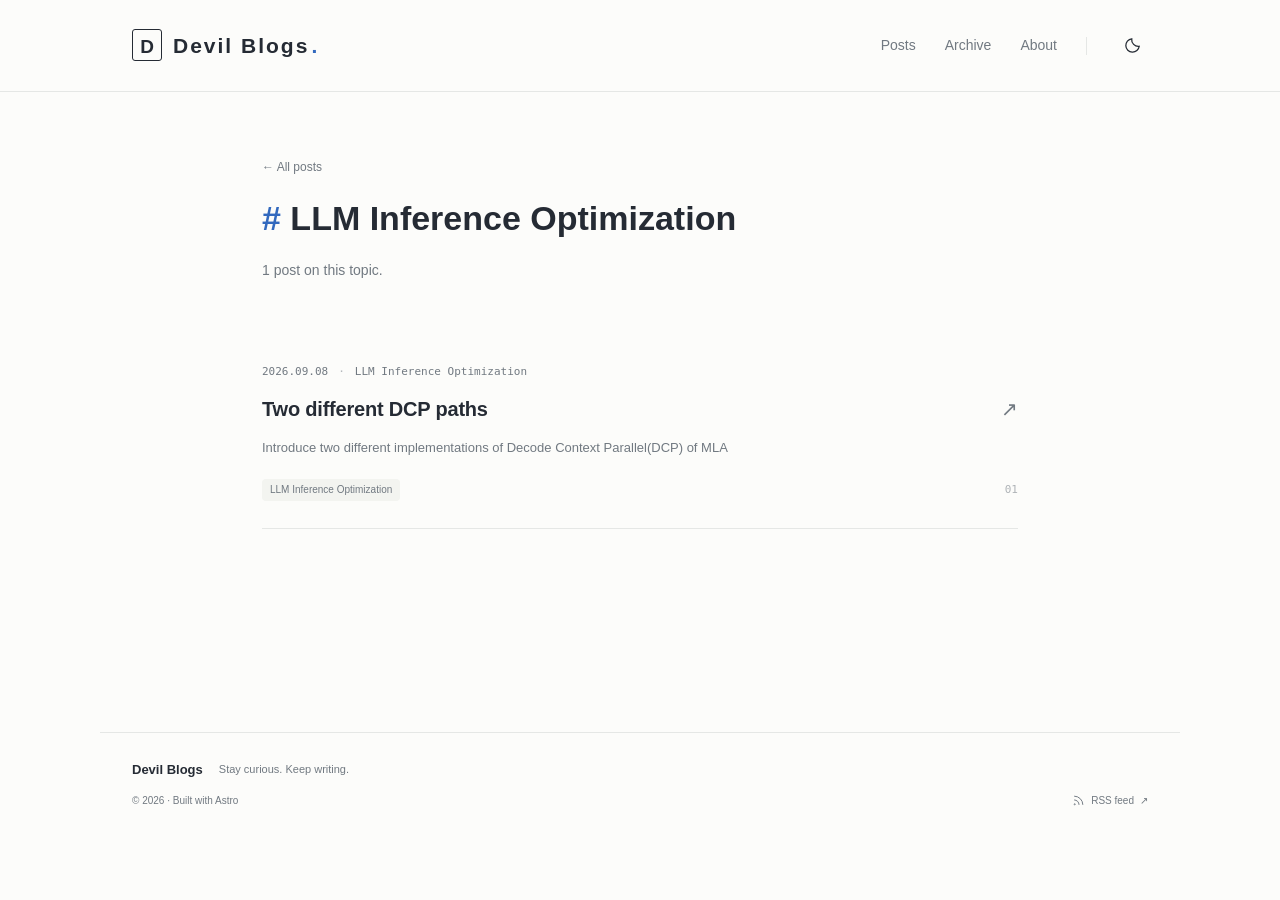
<file: tags/~4c-4c-4d-20-49-6e-66-65-72-65-6e-63-65-20-4f-70-74-69-6d-69-7a-61-74-69-6f-6e/index.html>
<!DOCTYPE html><html lang="en-US"><head><meta charset="UTF-8"><meta name="viewport" content="width=device-width, initial-scale=1"><meta name="description" content="Personal technical blogs by Devil"><meta name="generator" content="Astro v7.3.1"><meta name="color-scheme" content="light dark"><link rel="icon" type="image/svg+xml" href="/favicon.svg"><link rel="canonical" href="https://whx-sjtu.github.io/tags/~4c-4c-4d-20-49-6e-66-65-72-65-6e-63-65-20-4f-70-74-69-6d-69-7a-61-74-69-6f-6e/"><link rel="alternate" type="application/rss+xml" title="Devil Blogs" href="/rss.xml"><meta property="og:title" content="Topic: LLM Inference Optimization · Devil Blogs"><meta property="og:description" content="Personal technical blogs by Devil"><meta property="og:type" content="website"><meta property="og:url" content="https://whx-sjtu.github.io/tags/~4c-4c-4d-20-49-6e-66-65-72-65-6e-63-65-20-4f-70-74-69-6d-69-7a-61-74-69-6f-6e/"><meta property="og:locale" content="en_US"><title>Topic: LLM Inference Optimization · Devil Blogs</title><script>
      try {
        const saved = localStorage.getItem('theme');
        document.documentElement.dataset.theme = saved === 'light' || saved === 'dark'
          ? saved : matchMedia('(prefers-color-scheme: dark)').matches ? 'dark' : 'light';
      } catch {
        document.documentElement.dataset.theme = matchMedia('(prefers-color-scheme: dark)').matches ? 'dark' : 'light';
      }
    </script><link rel="stylesheet" href="/_astro/BaseLayout.DihtyalZ.css"></head><body><a class="skip-link" href="#main">Skip to content</a><header class="site-header"><div class="header-inner"><a class="brand" href="/" aria-label="Devil Blogs home"><span class="brand-icon" aria-hidden="true">D</span>Devil Blogs<span class="brand-dot">.</span></a><nav aria-label="Main navigation"><a href="/">Posts</a><a href="/archive/">Archive</a><a href="/about/">About</a><span class="nav-divider" aria-hidden="true"></span><button id="theme-toggle" class="icon-button" aria-label="Toggle color theme" title="Toggle color theme"><svg class="moon-icon" width="19" height="19" viewBox="0 0 24 24" fill="none" stroke="currentColor" stroke-width="1.6" aria-hidden="true"><path d="M20.5 13A8.5 8.5 0 0 1 11 3.5 8.5 8.5 0 1 0 20.5 13Z"></path></svg><svg class="sun-icon" width="19" height="19" viewBox="0 0 24 24" fill="none" stroke="currentColor" stroke-width="1.6" aria-hidden="true"><circle cx="12" cy="12" r="4"></circle><path d="M12 2v2m0 16v2M2 12h2m16 0h2M5 5l1.5 1.5m11 11L19 19M5 19l1.5-1.5m11-11L19 5"></path></svg></button></nav></div></header><main id="main" tabindex="-1"><header class="container narrow page-header"><a class="back-link" href="/">← All posts</a><h1><span style="color:var(--accent)">#</span> LLM Inference Optimization</h1><p>1 post on this topic.</p></header><section class="container narrow listing" aria-label="Posts about LLM Inference Optimization"><article class="post-card"><div class="post-meta"><time datetime="2026-09-08T00:00:00.000Z">2026.09.08</time><span class="meta-dot">·</span><span>LLM Inference Optimization</span></div><h2><a href="/blog/dcp/">Two different DCP paths<span class="post-arrow" aria-hidden="true">↗</span></a></h2><p>Introduce two different implementations of Decode Context Parallel(DCP) of MLA</p><div class="post-bottom"><div class="tag-list"><a class="tag" href="/tags/~4c-4c-4d-20-49-6e-66-65-72-65-6e-63-65-20-4f-70-74-69-6d-69-7a-61-74-69-6f-6e/">LLM Inference Optimization</a></div><span class="post-number" aria-hidden="true">01</span></div></article></section></main><dialog id="image-viewer" class="image-viewer" aria-label="Image viewer" aria-describedby="image-viewer-caption" data-astro-cid-xjzw3fs2><div class="image-viewer-toolbar" data-astro-cid-xjzw3fs2><span class="image-viewer-title" data-astro-cid-xjzw3fs2>Image viewer</span><button type="button" data-zoom disabled data-astro-cid-xjzw3fs2>Actual size</button><a data-original target="_blank" rel="noopener noreferrer" data-astro-cid-xjzw3fs2>Open original</a><button type="button" data-close aria-label="Close image viewer" autofocus data-astro-cid-xjzw3fs2>Close ×</button></div><div class="image-viewer-stage" data-astro-cid-xjzw3fs2><img class="image-viewer-image" alt="" data-astro-cid-xjzw3fs2><p class="image-viewer-error" role="status" hidden data-astro-cid-xjzw3fs2>Image could not be loaded. Try opening the original.</p></div><p id="image-viewer-caption" class="image-viewer-caption" data-astro-cid-xjzw3fs2></p></dialog><script type="module">var e=document.querySelector(`#image-viewer`);if(e){let t=e.querySelector(`.image-viewer-image`),n=e.querySelector(`.image-viewer-stage`),r=e.querySelector(`.image-viewer-caption`),i=e.querySelector(`[data-zoom]`),a=e.querySelector(`[data-original]`),o=e.querySelector(`.image-viewer-error`),s=null,c=!1;function l(r){c=r,e.classList.toggle(`is-zoomed`,r),t.style.width=r?`${t.naturalWidth}px`:``,i.textContent=r?`Fit to screen`:`Actual size`,i.setAttribute(`aria-pressed`,String(r)),n.scrollTo(0,0)}t.addEventListener(`load`,()=>{i.disabled=!1}),t.addEventListener(`error`,()=>{t.hidden=!0,o.hidden=!1,i.disabled=!0}),t.addEventListener(`click`,()=>{i.disabled||l(!c)}),i.addEventListener(`click`,()=>l(!c)),e.querySelector(`[data-close]`).addEventListener(`click`,()=>e.close()),e.addEventListener(`click`,t=>{(t.target===e||t.target===n)&&e.close()}),e.addEventListener(`close`,()=>{document.body.classList.remove(`image-viewer-open`),l(!1),t.removeAttribute(`src`),s?.focus({preventScroll:!0})}),document.querySelectorAll(`.prose img`).forEach(n=>{if(n.closest(`a, button`))return;let c=document.createElement(`button`);c.type=`button`,c.className=`image-zoom-trigger`,c.setAttribute(`aria-label`,`Enlarge image: ${n.alt||`Article image`}`),c.setAttribute(`aria-haspopup`,`dialog`),c.title=`Click to enlarge`;let u=n.closest(`picture`)??n;u.before(c),c.append(u),c.addEventListener(`click`,()=>{s=c,l(!1),t.hidden=!1,o.hidden=!0,i.disabled=!0,t.alt=n.alt,r.textContent=n.alt,a.href=n.currentSrc||n.src,t.src=a.href,e.showModal(),document.body.classList.add(`image-viewer-open`)})})}</script><footer class="site-footer"><div><span class="footer-name">Devil Blogs</span><span class="footer-note">Stay curious. Keep writing.</span></div><div class="footer-bottom"><span>© 2026 · Built with <a href="https://astro.build/">Astro</a></span><a class="rss-link" href="/rss.xml"><svg width="13" height="13" viewBox="0 0 24 24" fill="none" stroke="currentColor" stroke-width="1.8" aria-hidden="true"><circle cx="5" cy="19" r="1"></circle><path d="M4 11a9 9 0 0 1 9 9M4 4a16 16 0 0 1 16 16"></path></svg> RSS feed <span aria-hidden="true">↗</span></a></div></footer><script type="module">document.querySelector(`#theme-toggle`)?.addEventListener(`click`,()=>{let e=document.documentElement.dataset.theme===`dark`?`light`:`dark`;document.documentElement.dataset.theme=e;try{localStorage.setItem(`theme`,e)}catch{}}),matchMedia(`(prefers-color-scheme: dark)`).addEventListener(`change`,e=>{try{localStorage.getItem(`theme`)||(document.documentElement.dataset.theme=e.matches?`dark`:`light`)}catch{}});</script></body></html>
</file>
<file: _astro/BaseLayout.DihtyalZ.css>
@font-face{font-display:block;font-family:KaTeX_AMS;font-style:normal;font-weight:400;src:url(/_astro/KaTeX_AMS-Regular.BQhdFMY1.woff2)format("woff2"),url(/_astro/KaTeX_AMS-Regular.DMm9YOAa.woff)format("woff"),url(/_astro/KaTeX_AMS-Regular.DRggAlZN.ttf)format("truetype")}@font-face{font-display:block;font-family:KaTeX_Caligraphic;font-style:normal;font-weight:700;src:url(/_astro/KaTeX_Caligraphic-Bold.Dq_IR9rO.woff2)format("woff2"),url(/_astro/KaTeX_Caligraphic-Bold.BEiXGLvX.woff)format("woff"),url(/_astro/KaTeX_Caligraphic-Bold.ATXxdsX0.ttf)format("truetype")}@font-face{font-display:block;font-family:KaTeX_Caligraphic;font-style:normal;font-weight:400;src:url(/_astro/KaTeX_Caligraphic-Regular.Di6jR-x-.woff2)format("woff2"),url(/_astro/KaTeX_Caligraphic-Regular.CTRA-rTL.woff)format("woff"),url(/_astro/KaTeX_Caligraphic-Regular.wX97UBjC.ttf)format("truetype")}@font-face{font-display:block;font-family:KaTeX_Fraktur;font-style:normal;font-weight:700;src:url(/_astro/KaTeX_Fraktur-Bold.CL6g_b3V.woff2)format("woff2"),url(/_astro/KaTeX_Fraktur-Bold.BsDP51OF.woff)format("woff"),url(/_astro/KaTeX_Fraktur-Bold.BdnERNNW.ttf)format("truetype")}@font-face{font-display:block;font-family:KaTeX_Fraktur;font-style:normal;font-weight:400;src:url(/_astro/KaTeX_Fraktur-Regular.CTYiF6lA.woff2)format("woff2"),url(/_astro/KaTeX_Fraktur-Regular.Dxdc4cR9.woff)format("woff"),url(/_astro/KaTeX_Fraktur-Regular.CB_wures.ttf)format("truetype")}@font-face{font-display:block;font-family:KaTeX_Main;font-style:normal;font-weight:700;src:url(/_astro/KaTeX_Main-Bold.Cx986IdX.woff2)format("woff2"),url(/_astro/KaTeX_Main-Bold.Jm3AIy58.woff)format("woff"),url(/_astro/KaTeX_Main-Bold.waoOVXN0.ttf)format("truetype")}@font-face{font-display:block;font-family:KaTeX_Main;font-style:italic;font-weight:700;src:url(/_astro/KaTeX_Main-BoldItalic.DxDJ3AOS.woff2)format("woff2"),url(/_astro/KaTeX_Main-BoldItalic.SpSLRI95.woff)format("woff"),url(/_astro/KaTeX_Main-BoldItalic.DzxPMmG6.ttf)format("truetype")}@font-face{font-display:block;font-family:KaTeX_Main;font-style:italic;font-weight:400;src:url(/_astro/KaTeX_Main-Italic.NWA7e6Wa.woff2)format("woff2"),url(/_astro/KaTeX_Main-Italic.BMLOBm91.woff)format("woff"),url(/_astro/KaTeX_Main-Italic.3WenGoN9.ttf)format("truetype")}@font-face{font-display:block;font-family:KaTeX_Main;font-style:normal;font-weight:400;src:url(/_astro/KaTeX_Main-Regular.B22Nviop.woff2)format("woff2"),url(/_astro/KaTeX_Main-Regular.Dr94JaBh.woff)format("woff"),url(/_astro/KaTeX_Main-Regular.ypZvNtVU.ttf)format("truetype")}@font-face{font-display:block;font-family:KaTeX_Math;font-style:italic;font-weight:700;src:url(/_astro/KaTeX_Math-BoldItalic.CZnvNsCZ.woff2)format("woff2"),url(/_astro/KaTeX_Math-BoldItalic.iY-2wyZ7.woff)format("woff"),url(/_astro/KaTeX_Math-BoldItalic.B3XSjfu4.ttf)format("truetype")}@font-face{font-display:block;font-family:KaTeX_Math;font-style:italic;font-weight:400;src:url(/_astro/KaTeX_Math-Italic.t53AETM-.woff2)format("woff2"),url(/_astro/KaTeX_Math-Italic.DA0__PXp.woff)format("woff"),url(/_astro/KaTeX_Math-Italic.flOr_0UB.ttf)format("truetype")}@font-face{font-display:block;font-family:KaTeX_SansSerif;font-style:normal;font-weight:700;src:url(/_astro/KaTeX_SansSerif-Bold.D1sUS0GD.woff2)format("woff2"),url(/_astro/KaTeX_SansSerif-Bold.DbIhKOiC.woff)format("woff"),url(/_astro/KaTeX_SansSerif-Bold.CFMepnvq.ttf)format("truetype")}@font-face{font-display:block;font-family:KaTeX_SansSerif;font-style:italic;font-weight:400;src:url(/_astro/KaTeX_SansSerif-Italic.C3H0VqGB.woff2)format("woff2"),url(/_astro/KaTeX_SansSerif-Italic.DN2j7dab.woff)format("woff"),url(/_astro/KaTeX_SansSerif-Italic.YYjJ1zSn.ttf)format("truetype")}@font-face{font-display:block;font-family:KaTeX_SansSerif;font-style:normal;font-weight:400;src:url(/_astro/KaTeX_SansSerif-Regular.DDBCnlJ7.woff2)format("woff2"),url(/_astro/KaTeX_SansSerif-Regular.CS6fqUqJ.woff)format("woff"),url(/_astro/KaTeX_SansSerif-Regular.BNo7hRIc.ttf)format("truetype")}@font-face{font-display:block;font-family:KaTeX_Script;font-style:normal;font-weight:400;src:url(/_astro/KaTeX_Script-Regular.D3wIWfF6.woff2)format("woff2"),url(/_astro/KaTeX_Script-Regular.D5yQViql.woff)format("woff"),url(/_astro/KaTeX_Script-Regular.C5JkGWo-.ttf)format("truetype")}@font-face{font-display:block;font-family:KaTeX_Size1;font-style:normal;font-weight:400;src:url(/_astro/KaTeX_Size1-Regular.mCD8mA8B.woff2)format("woff2"),url(/_astro/KaTeX_Size1-Regular.C195tn64.woff)format("woff"),url(/_astro/KaTeX_Size1-Regular.Dbsnue_I.ttf)format("truetype")}@font-face{font-display:block;font-family:KaTeX_Size2;font-style:normal;font-weight:400;src:url(/_astro/KaTeX_Size2-Regular.Dy4dx90m.woff2)format("woff2"),url(/_astro/KaTeX_Size2-Regular.oD1tc_U0.woff)format("woff"),url(/_astro/KaTeX_Size2-Regular.B7gKUWhC.ttf)format("truetype")}@font-face{font-display:block;font-family:KaTeX_Size3;font-style:normal;font-weight:400;src:url([data-uri])format("woff2"),url(/_astro/KaTeX_Size3-Regular.CTq5MqoE.woff)format("woff"),url(/_astro/KaTeX_Size3-Regular.DgpXs0kz.ttf)format("truetype")}@font-face{font-display:block;font-family:KaTeX_Size4;font-style:normal;font-weight:400;src:url(/_astro/KaTeX_Size4-Regular.Dl5lxZxV.woff2)format("woff2"),url(/_astro/KaTeX_Size4-Regular.BF-4gkZK.woff)format("woff"),url(/_astro/KaTeX_Size4-Regular.DWFBv043.ttf)format("truetype")}@font-face{font-display:block;font-family:KaTeX_Typewriter;font-style:normal;font-weight:400;src:url(/_astro/KaTeX_Typewriter-Regular.CO6r4hn1.woff2)format("woff2"),url(/_astro/KaTeX_Typewriter-Regular.C0xS9mPB.woff)format("woff"),url(/_astro/KaTeX_Typewriter-Regular.D3Ib7_Hf.ttf)format("truetype")}.katex{text-indent:0;text-rendering:auto;font:1.21em/1.2 KaTeX_Main,Times New Roman,serif;position:relative}.katex *{border-color:currentColor;-ms-high-contrast-adjust:none!important}.katex .katex-version:after{content:"0.18.7"}.katex .katex-mathml{-webkit-clip-path:inset(50%);clip-path:inset(50%);border:0;width:1px;height:1px;padding:0;position:absolute;overflow:hidden}.katex .katex-html>.katex-newline{display:block}.katex .katex-base{white-space:nowrap;width:min-content;position:relative}.katex .katex-base,.katex .katex-strut{display:inline-block}.katex .textbf{font-weight:700}.katex .textit{font-style:italic}.katex .textrm{font-family:KaTeX_Main}.katex .textsf{font-family:KaTeX_SansSerif}.katex .texttt{font-family:KaTeX_Typewriter}.katex .mathnormal{font-family:KaTeX_Math;font-style:italic}.katex .mathit{font-family:KaTeX_Main;font-style:italic}.katex .mathrm{font-style:normal}.katex .mathbf{font-family:KaTeX_Main;font-weight:700}.katex .boldsymbol{font-family:KaTeX_Math;font-style:italic;font-weight:700}.katex .amsrm,.katex .mathbb,.katex .textbb{font-family:KaTeX_AMS}.katex .mathcal{font-family:KaTeX_Caligraphic}.katex .mathfrak,.katex .textfrak{font-family:KaTeX_Fraktur}.katex .mathboldfrak,.katex .textboldfrak{font-family:KaTeX_Fraktur;font-weight:700}.katex .mathtt{font-family:KaTeX_Typewriter}.katex .mathscr,.katex .textscr{font-family:KaTeX_Script}.katex .mathsf,.katex .textsf{font-family:KaTeX_SansSerif}.katex .mathboldsf,.katex .textboldsf{font-family:KaTeX_SansSerif;font-weight:700}.katex .mathitsf,.katex .mathsfit,.katex .textitsf{font-family:KaTeX_SansSerif;font-style:italic}.katex .mainrm{font-family:KaTeX_Main;font-style:normal}.katex .vlist-t{border-collapse:collapse;table-layout:fixed;display:inline-table}.katex .vlist-r{display:table-row}.katex .vlist{vertical-align:bottom;display:table-cell;position:relative}.katex .vlist>span{height:0;display:block;position:relative}.katex .vlist>span>span{display:inline-block}.katex .vlist>span>.pstrut{width:0;overflow:hidden}.katex .vlist-t2{margin-right:-2px}.katex .vlist-s{vertical-align:bottom;width:2px;min-width:2px;font-size:1px;display:table-cell}.katex .katex-vbox{flex-direction:column;align-items:baseline;display:inline-flex}.katex .katex-thinbox{flex-direction:row;width:0;max-width:0;display:inline-flex}.katex .msupsub{text-align:left}.katex .mfrac>span>span{text-align:center}.katex .mfrac .frac-line{border-bottom-style:solid;width:100%;display:inline-block}.katex .katex-hdashline,.katex .katex-hline,.katex .katex-overline .overline-line,.katex .katex-rule,.katex .katex-underline .underline-line,.katex .mfrac .frac-line{min-height:1px}.katex .mspace{display:inline-block}.katex .katex-smash{line-height:0;display:inline}.katex .clap,.katex .llap,.katex .rlap{width:0;position:relative}.katex .clap>.katex-inner,.katex .llap>.katex-inner,.katex .rlap>.katex-inner{position:absolute}.katex .clap>.katex-fix,.katex .llap>.katex-fix,.katex .rlap>.katex-fix{display:inline-block}.katex .llap>.katex-inner{right:0}.katex .clap>.katex-inner,.katex .rlap>.katex-inner{left:0}.katex .clap>.katex-inner>span{margin-left:-50%;margin-right:50%}.katex .katex-rule{border:0 solid;display:inline-block;position:relative}.katex .katex-hline,.katex .katex-overline .overline-line,.katex .katex-underline .underline-line{border-bottom-style:solid;width:100%;display:inline-block}.katex .katex-hdashline{border-bottom-style:dashed;width:100%;display:inline-block}.katex .sqrt>.katex-root{margin-left:.277778em;margin-right:-.555556em}.katex .fontsize-ensurer.reset-size1.size1,.katex .katex-sizing.reset-size1.size1{font-size:1em}.katex .fontsize-ensurer.reset-size1.size2,.katex .katex-sizing.reset-size1.size2{font-size:1.2em}.katex .fontsize-ensurer.reset-size1.size3,.katex .katex-sizing.reset-size1.size3{font-size:1.4em}.katex .fontsize-ensurer.reset-size1.size4,.katex .katex-sizing.reset-size1.size4{font-size:1.6em}.katex .fontsize-ensurer.reset-size1.size5,.katex .katex-sizing.reset-size1.size5{font-size:1.8em}.katex .fontsize-ensurer.reset-size1.size6,.katex .katex-sizing.reset-size1.size6{font-size:2em}.katex .fontsize-ensurer.reset-size1.size7,.katex .katex-sizing.reset-size1.size7{font-size:2.4em}.katex .fontsize-ensurer.reset-size1.size8,.katex .katex-sizing.reset-size1.size8{font-size:2.88em}.katex .fontsize-ensurer.reset-size1.size9,.katex .katex-sizing.reset-size1.size9{font-size:3.456em}.katex .fontsize-ensurer.reset-size1.size10,.katex .katex-sizing.reset-size1.size10{font-size:4.148em}.katex .fontsize-ensurer.reset-size1.size11,.katex .katex-sizing.reset-size1.size11{font-size:4.976em}.katex .fontsize-ensurer.reset-size2.size1,.katex .katex-sizing.reset-size2.size1{font-size:.833333em}.katex .fontsize-ensurer.reset-size2.size2,.katex .katex-sizing.reset-size2.size2{font-size:1em}.katex .fontsize-ensurer.reset-size2.size3,.katex .katex-sizing.reset-size2.size3{font-size:1.16667em}.katex .fontsize-ensurer.reset-size2.size4,.katex .katex-sizing.reset-size2.size4{font-size:1.33333em}.katex .fontsize-ensurer.reset-size2.size5,.katex .katex-sizing.reset-size2.size5{font-size:1.5em}.katex .fontsize-ensurer.reset-size2.size6,.katex .katex-sizing.reset-size2.size6{font-size:1.66667em}.katex .fontsize-ensurer.reset-size2.size7,.katex .katex-sizing.reset-size2.size7{font-size:2em}.katex .fontsize-ensurer.reset-size2.size8,.katex .katex-sizing.reset-size2.size8{font-size:2.4em}.katex .fontsize-ensurer.reset-size2.size9,.katex .katex-sizing.reset-size2.size9{font-size:2.88em}.katex .fontsize-ensurer.reset-size2.size10,.katex .katex-sizing.reset-size2.size10{font-size:3.45667em}.katex .fontsize-ensurer.reset-size2.size11,.katex .katex-sizing.reset-size2.size11{font-size:4.14667em}.katex .fontsize-ensurer.reset-size3.size1,.katex .katex-sizing.reset-size3.size1{font-size:.714286em}.katex .fontsize-ensurer.reset-size3.size2,.katex .katex-sizing.reset-size3.size2{font-size:.857143em}.katex .fontsize-ensurer.reset-size3.size3,.katex .katex-sizing.reset-size3.size3{font-size:1em}.katex .fontsize-ensurer.reset-size3.size4,.katex .katex-sizing.reset-size3.size4{font-size:1.14286em}.katex .fontsize-ensurer.reset-size3.size5,.katex .katex-sizing.reset-size3.size5{font-size:1.28571em}.katex .fontsize-ensurer.reset-size3.size6,.katex .katex-sizing.reset-size3.size6{font-size:1.42857em}.katex .fontsize-ensurer.reset-size3.size7,.katex .katex-sizing.reset-size3.size7{font-size:1.71429em}.katex .fontsize-ensurer.reset-size3.size8,.katex .katex-sizing.reset-size3.size8{font-size:2.05714em}.katex .fontsize-ensurer.reset-size3.size9,.katex .katex-sizing.reset-size3.size9{font-size:2.46857em}.katex .fontsize-ensurer.reset-size3.size10,.katex .katex-sizing.reset-size3.size10{font-size:2.96286em}.katex .fontsize-ensurer.reset-size3.size11,.katex .katex-sizing.reset-size3.size11{font-size:3.55429em}.katex .fontsize-ensurer.reset-size4.size1,.katex .katex-sizing.reset-size4.size1{font-size:.625em}.katex .fontsize-ensurer.reset-size4.size2,.katex .katex-sizing.reset-size4.size2{font-size:.75em}.katex .fontsize-ensurer.reset-size4.size3,.katex .katex-sizing.reset-size4.size3{font-size:.875em}.katex .fontsize-ensurer.reset-size4.size4,.katex .katex-sizing.reset-size4.size4{font-size:1em}.katex .fontsize-ensurer.reset-size4.size5,.katex .katex-sizing.reset-size4.size5{font-size:1.125em}.katex .fontsize-ensurer.reset-size4.size6,.katex .katex-sizing.reset-size4.size6{font-size:1.25em}.katex .fontsize-ensurer.reset-size4.size7,.katex .katex-sizing.reset-size4.size7{font-size:1.5em}.katex .fontsize-ensurer.reset-size4.size8,.katex .katex-sizing.reset-size4.size8{font-size:1.8em}.katex .fontsize-ensurer.reset-size4.size9,.katex .katex-sizing.reset-size4.size9{font-size:2.16em}.katex .fontsize-ensurer.reset-size4.size10,.katex .katex-sizing.reset-size4.size10{font-size:2.5925em}.katex .fontsize-ensurer.reset-size4.size11,.katex .katex-sizing.reset-size4.size11{font-size:3.11em}.katex .fontsize-ensurer.reset-size5.size1,.katex .katex-sizing.reset-size5.size1{font-size:.555556em}.katex .fontsize-ensurer.reset-size5.size2,.katex .katex-sizing.reset-size5.size2{font-size:.666667em}.katex .fontsize-ensurer.reset-size5.size3,.katex .katex-sizing.reset-size5.size3{font-size:.777778em}.katex .fontsize-ensurer.reset-size5.size4,.katex .katex-sizing.reset-size5.size4{font-size:.888889em}.katex .fontsize-ensurer.reset-size5.size5,.katex .katex-sizing.reset-size5.size5{font-size:1em}.katex .fontsize-ensurer.reset-size5.size6,.katex .katex-sizing.reset-size5.size6{font-size:1.11111em}.katex .fontsize-ensurer.reset-size5.size7,.katex .katex-sizing.reset-size5.size7{font-size:1.33333em}.katex .fontsize-ensurer.reset-size5.size8,.katex .katex-sizing.reset-size5.size8{font-size:1.6em}.katex .fontsize-ensurer.reset-size5.size9,.katex .katex-sizing.reset-size5.size9{font-size:1.92em}.katex .fontsize-ensurer.reset-size5.size10,.katex .katex-sizing.reset-size5.size10{font-size:2.30444em}.katex .fontsize-ensurer.reset-size5.size11,.katex .katex-sizing.reset-size5.size11{font-size:2.76444em}.katex .fontsize-ensurer.reset-size6.size1,.katex .katex-sizing.reset-size6.size1{font-size:.5em}.katex .fontsize-ensurer.reset-size6.size2,.katex .katex-sizing.reset-size6.size2{font-size:.6em}.katex .fontsize-ensurer.reset-size6.size3,.katex .katex-sizing.reset-size6.size3{font-size:.7em}.katex .fontsize-ensurer.reset-size6.size4,.katex .katex-sizing.reset-size6.size4{font-size:.8em}.katex .fontsize-ensurer.reset-size6.size5,.katex .katex-sizing.reset-size6.size5{font-size:.9em}.katex .fontsize-ensurer.reset-size6.size6,.katex .katex-sizing.reset-size6.size6{font-size:1em}.katex .fontsize-ensurer.reset-size6.size7,.katex .katex-sizing.reset-size6.size7{font-size:1.2em}.katex .fontsize-ensurer.reset-size6.size8,.katex .katex-sizing.reset-size6.size8{font-size:1.44em}.katex .fontsize-ensurer.reset-size6.size9,.katex .katex-sizing.reset-size6.size9{font-size:1.728em}.katex .fontsize-ensurer.reset-size6.size10,.katex .katex-sizing.reset-size6.size10{font-size:2.074em}.katex .fontsize-ensurer.reset-size6.size11,.katex .katex-sizing.reset-size6.size11{font-size:2.488em}.katex .fontsize-ensurer.reset-size7.size1,.katex .katex-sizing.reset-size7.size1{font-size:.416667em}.katex .fontsize-ensurer.reset-size7.size2,.katex .katex-sizing.reset-size7.size2{font-size:.5em}.katex .fontsize-ensurer.reset-size7.size3,.katex .katex-sizing.reset-size7.size3{font-size:.583333em}.katex .fontsize-ensurer.reset-size7.size4,.katex .katex-sizing.reset-size7.size4{font-size:.666667em}.katex .fontsize-ensurer.reset-size7.size5,.katex .katex-sizing.reset-size7.size5{font-size:.75em}.katex .fontsize-ensurer.reset-size7.size6,.katex .katex-sizing.reset-size7.size6{font-size:.833333em}.katex .fontsize-ensurer.reset-size7.size7,.katex .katex-sizing.reset-size7.size7{font-size:1em}.katex .fontsize-ensurer.reset-size7.size8,.katex .katex-sizing.reset-size7.size8{font-size:1.2em}.katex .fontsize-ensurer.reset-size7.size9,.katex .katex-sizing.reset-size7.size9{font-size:1.44em}.katex .fontsize-ensurer.reset-size7.size10,.katex .katex-sizing.reset-size7.size10{font-size:1.72833em}.katex .fontsize-ensurer.reset-size7.size11,.katex .katex-sizing.reset-size7.size11{font-size:2.07333em}.katex .fontsize-ensurer.reset-size8.size1,.katex .katex-sizing.reset-size8.size1{font-size:.347222em}.katex .fontsize-ensurer.reset-size8.size2,.katex .katex-sizing.reset-size8.size2{font-size:.416667em}.katex .fontsize-ensurer.reset-size8.size3,.katex .katex-sizing.reset-size8.size3{font-size:.486111em}.katex .fontsize-ensurer.reset-size8.size4,.katex .katex-sizing.reset-size8.size4{font-size:.555556em}.katex .fontsize-ensurer.reset-size8.size5,.katex .katex-sizing.reset-size8.size5{font-size:.625em}.katex .fontsize-ensurer.reset-size8.size6,.katex .katex-sizing.reset-size8.size6{font-size:.694444em}.katex .fontsize-ensurer.reset-size8.size7,.katex .katex-sizing.reset-size8.size7{font-size:.833333em}.katex .fontsize-ensurer.reset-size8.size8,.katex .katex-sizing.reset-size8.size8{font-size:1em}.katex .fontsize-ensurer.reset-size8.size9,.katex .katex-sizing.reset-size8.size9{font-size:1.2em}.katex .fontsize-ensurer.reset-size8.size10,.katex .katex-sizing.reset-size8.size10{font-size:1.44028em}.katex .fontsize-ensurer.reset-size8.size11,.katex .katex-sizing.reset-size8.size11{font-size:1.72778em}.katex .fontsize-ensurer.reset-size9.size1,.katex .katex-sizing.reset-size9.size1{font-size:.289352em}.katex .fontsize-ensurer.reset-size9.size2,.katex .katex-sizing.reset-size9.size2{font-size:.347222em}.katex .fontsize-ensurer.reset-size9.size3,.katex .katex-sizing.reset-size9.size3{font-size:.405093em}.katex .fontsize-ensurer.reset-size9.size4,.katex .katex-sizing.reset-size9.size4{font-size:.462963em}.katex .fontsize-ensurer.reset-size9.size5,.katex .katex-sizing.reset-size9.size5{font-size:.520833em}.katex .fontsize-ensurer.reset-size9.size6,.katex .katex-sizing.reset-size9.size6{font-size:.578704em}.katex .fontsize-ensurer.reset-size9.size7,.katex .katex-sizing.reset-size9.size7{font-size:.694444em}.katex .fontsize-ensurer.reset-size9.size8,.katex .katex-sizing.reset-size9.size8{font-size:.833333em}.katex .fontsize-ensurer.reset-size9.size9,.katex .katex-sizing.reset-size9.size9{font-size:1em}.katex .fontsize-ensurer.reset-size9.size10,.katex .katex-sizing.reset-size9.size10{font-size:1.20023em}.katex .fontsize-ensurer.reset-size9.size11,.katex .katex-sizing.reset-size9.size11{font-size:1.43981em}.katex .fontsize-ensurer.reset-size10.size1,.katex .katex-sizing.reset-size10.size1{font-size:.24108em}.katex .fontsize-ensurer.reset-size10.size2,.katex .katex-sizing.reset-size10.size2{font-size:.289296em}.katex .fontsize-ensurer.reset-size10.size3,.katex .katex-sizing.reset-size10.size3{font-size:.337512em}.katex .fontsize-ensurer.reset-size10.size4,.katex .katex-sizing.reset-size10.size4{font-size:.385728em}.katex .fontsize-ensurer.reset-size10.size5,.katex .katex-sizing.reset-size10.size5{font-size:.433944em}.katex .fontsize-ensurer.reset-size10.size6,.katex .katex-sizing.reset-size10.size6{font-size:.48216em}.katex .fontsize-ensurer.reset-size10.size7,.katex .katex-sizing.reset-size10.size7{font-size:.578592em}.katex .fontsize-ensurer.reset-size10.size8,.katex .katex-sizing.reset-size10.size8{font-size:.694311em}.katex .fontsize-ensurer.reset-size10.size9,.katex .katex-sizing.reset-size10.size9{font-size:.833173em}.katex .fontsize-ensurer.reset-size10.size10,.katex .katex-sizing.reset-size10.size10{font-size:1em}.katex .fontsize-ensurer.reset-size10.size11,.katex .katex-sizing.reset-size10.size11{font-size:1.19961em}.katex .fontsize-ensurer.reset-size11.size1,.katex .katex-sizing.reset-size11.size1{font-size:.200965em}.katex .fontsize-ensurer.reset-size11.size2,.katex .katex-sizing.reset-size11.size2{font-size:.241158em}.katex .fontsize-ensurer.reset-size11.size3,.katex .katex-sizing.reset-size11.size3{font-size:.281351em}.katex .fontsize-ensurer.reset-size11.size4,.katex .katex-sizing.reset-size11.size4{font-size:.321543em}.katex .fontsize-ensurer.reset-size11.size5,.katex .katex-sizing.reset-size11.size5{font-size:.361736em}.katex .fontsize-ensurer.reset-size11.size6,.katex .katex-sizing.reset-size11.size6{font-size:.401929em}.katex .fontsize-ensurer.reset-size11.size7,.katex .katex-sizing.reset-size11.size7{font-size:.482315em}.katex .fontsize-ensurer.reset-size11.size8,.katex .katex-sizing.reset-size11.size8{font-size:.578778em}.katex .fontsize-ensurer.reset-size11.size9,.katex .katex-sizing.reset-size11.size9{font-size:.694534em}.katex .fontsize-ensurer.reset-size11.size10,.katex .katex-sizing.reset-size11.size10{font-size:.833601em}.katex .fontsize-ensurer.reset-size11.size11,.katex .katex-sizing.reset-size11.size11{font-size:1em}.katex .delimsizing.size1{font-family:KaTeX_Size1}.katex .delimsizing.size2{font-family:KaTeX_Size2}.katex .delimsizing.size3{font-family:KaTeX_Size3}.katex .delimsizing.size4{font-family:KaTeX_Size4}.katex .delimsizing.mult .delim-size1>span{font-family:KaTeX_Size1}.katex .delimsizing.mult .delim-size4>span{font-family:KaTeX_Size4}.katex .nulldelimiter{width:.12em;display:inline-block}.katex .delimcenter,.katex .op-symbol{position:relative}.katex .op-symbol.small-op{font-family:KaTeX_Size1}.katex .op-symbol.large-op{font-family:KaTeX_Size2}.katex .katex-accent>.vlist-t,.katex .op-limits>.vlist-t{text-align:center}.katex .katex-accent .accent-body{position:relative}.katex .katex-accent .accent-body:not(.accent-full){width:0}.katex .katex-overlay{display:block}.katex .mtable .vertical-separator{min-width:1px;display:inline-block}.katex .mtable .arraycolsep{display:inline-block}.katex .mtable .col-align-c>.vlist-t{text-align:center}.katex .mtable .col-align-l>.vlist-t{text-align:left}.katex .mtable .col-align-r>.vlist-t{text-align:right}.katex .svg-align{text-align:left}.katex svg{fill:currentColor;stroke:currentColor;height:inherit;width:100%;display:block;position:absolute}.katex svg path{stroke:none}.katex svg{fill-rule:nonzero;fill-opacity:1;stroke-width:1px;stroke-linecap:butt;stroke-linejoin:miter;stroke-miterlimit:4;stroke-dasharray:none;stroke-dashoffset:0;stroke-opacity:1}.katex img{border-style:none;min-width:0;max-width:none;min-height:0;max-height:none}.katex .katex-stretchy{width:100%;display:block;position:relative;overflow:hidden}.katex .katex-stretchy:after,.katex .katex-stretchy:before{content:""}.katex .hide-tail{width:100%;position:relative;overflow:hidden}.katex .halfarrow-left{width:50.2%;position:absolute;left:0;overflow:hidden}.katex .halfarrow-right{width:50.2%;position:absolute;right:0;overflow:hidden}.katex .brace-left{width:25.1%;position:absolute;left:0;overflow:hidden}.katex .brace-center{width:50%;position:absolute;left:25%;overflow:hidden}.katex .brace-right{width:25.1%;position:absolute;right:0;overflow:hidden}.katex .x-arrow-pad{padding:0 .5em}.katex .cd-arrow-pad{padding:0 .55556em 0 .27778em}.katex .mover,.katex .munder,.katex .x-arrow{text-align:center}.katex .boxpad{padding:0 .3em}.katex .fbox,.katex .fcolorbox{box-sizing:border-box;border:.04em solid}.katex .cancel-pad{padding:0 .2em}.katex .cancel-lap{margin-left:-.2em;margin-right:-.2em}.katex .katex-sout{border-bottom-style:solid;border-bottom-width:.08em}.katex .angl{box-sizing:border-box;border-top:.049em solid;border-right:.049em solid;margin-right:.03889em}.katex .anglpad{padding:0 .03889em}.katex .reflectbox{display:inline-block;transform:scaleX(-1)}.katex .eqn-num:before{content:"(" counter(katexEqnNo) ")";counter-increment:katexEqnNo}.katex .mml-eqn-num:before{content:"(" counter(mmlEqnNo) ")";counter-increment:mmlEqnNo}.katex .mtr-glue{width:50%}.katex .cd-vert-arrow{display:inline-block;position:relative}.katex .cd-label-left{text-align:left;display:inline-block;position:absolute;right:calc(50% + .3em)}.katex .cd-label-right{text-align:right;display:inline-block;position:absolute;left:calc(50% + .3em)}.katex-display{text-align:center;margin:1em 0;display:block}.katex-display>.katex{text-align:center;white-space:nowrap;display:block}.katex-display>.katex>.katex-html{display:block;position:relative}.katex-display>.katex>.katex-html>.katex-tag{position:absolute;right:0}.katex-display.leqno>.katex>.katex-html>.katex-tag{left:0;right:auto}.katex-display.fleqn>.katex{text-align:left;padding-left:2em}body{counter-reset:katexEqnNo mmlEqnNo}:root{--bg:#fcfcfa;--surface:#f3f4f0;--text:#252b34;--muted:#717981;--border:#e5e7e5;--accent:#3269be;--accent-soft:#edf2f9;--code:#f4f5f6;--sans:-apple-system,BlinkMacSystemFont,"Segoe UI","PingFang SC","Microsoft YaHei",sans-serif;color-scheme:light}:root[data-theme=dark]{--bg:#171a1f;--surface:#20252c;--text:#e0e4eb;--muted:#a0a8b5;--border:#303640;--accent:#8bb4f4;--accent-soft:#243248;--code:#21262e;color-scheme:dark}@media (prefers-color-scheme:dark){:root:not([data-theme]){--bg:#171a1f;--surface:#20252c;--text:#e0e4eb;--muted:#a0a8b5;--border:#303640;--accent:#8bb4f4;--accent-soft:#243248;--code:#21262e;color-scheme:dark}}*{box-sizing:border-box}html{scroll-behavior:smooth;scroll-padding-top:100px}body{background:var(--bg);color:var(--text);font-family:var(--sans);-webkit-font-smoothing:antialiased;margin:0;font-size:15px;line-height:1.8}a{color:inherit;text-decoration:none}a:hover{color:var(--accent)}button{font:inherit}button,a{-webkit-tap-highlight-color:transparent}a:focus-visible,button:focus-visible,summary:focus-visible{outline:2px solid var(--accent);outline-offset:5px;border-radius:3px}::selection{background:var(--accent-soft);color:var(--accent)}h1,h2,h3,p{margin-top:0}svg{flex-shrink:0}.container,.header-inner,.site-footer{max-width:1080px;margin-inline:auto;padding-inline:32px}.site-header{border-bottom:1px solid var(--border)}.header-inner{justify-content:space-between;align-items:center;gap:24px;height:91px;display:flex}.brand{letter-spacing:2px;align-items:center;gap:11px;font-size:21px;font-weight:750;display:flex}.brand-icon{border:1px solid var(--text);letter-spacing:0;border-radius:3px;place-items:center;width:30px;height:32px;font-size:19px;display:inline-grid}.brand-dot{color:var(--accent);margin-left:-9px}nav{align-items:center;gap:29px;font-size:14px;display:flex}nav a{color:var(--muted);position:relative}nav a[aria-current=page]{color:var(--text);font-weight:600}nav a[aria-current=page]:after{content:"";background:var(--accent);height:2px;position:absolute;bottom:-34px;left:0;right:0}.nav-divider{background:var(--border);width:1px;height:18px}.icon-button{color:var(--text);cursor:pointer;background:0 0;border:0;place-items:center;min-width:32px;min-height:40px;padding:5px;display:grid}.sun-icon{display:none}[data-theme=dark] .sun-icon{display:block}[data-theme=dark] .moon-icon{display:none}.skip-link{z-index:10;background:var(--bg);padding:12px;position:fixed;top:-100px;left:20px}.skip-link:focus{top:10px}.intro{padding-top:72px;padding-bottom:47px}.eyebrow,.small-mono,.post-meta,.post-number{font-family:ui-monospace,SFMono-Regular,Consolas,monospace}.eyebrow{letter-spacing:2px;color:var(--muted);align-items:center;gap:9px;margin-bottom:23px;font-size:11px;display:flex}.status-dot{background:var(--accent);border-radius:100%;width:6px;height:6px}.intro h1{letter-spacing:-1px;margin-bottom:19px;font-size:38px;font-weight:700;line-height:1.45}.intro h1 span{color:var(--accent)}.intro>p{color:var(--muted);margin-bottom:27px;font-size:15px;line-height:2.1}.intro-bottom{max-width:650px;color:var(--muted);justify-content:space-between;align-items:center;font-size:12px;display:flex}.intro-note{align-items:center;gap:10px;display:flex}.intro-note>span{font-size:17px}.intro-bottom a{color:var(--accent)}.feed-layout{grid-template-columns:minmax(0,1fr) 228px;gap:60px;padding-bottom:75px;display:grid}.section-heading{border-top:1px solid var(--border);border-bottom:1px solid var(--border);justify-content:space-between;align-items:center;padding:17px 0;display:flex}.section-heading h2{margin:0;font-size:14px;font-weight:650}.section-heading h2 span{border:1px solid var(--border);color:var(--muted);border-radius:4px;margin-left:7px;padding:0 5px;font-size:10px;font-weight:400;display:inline-block}.small-mono{letter-spacing:1.7px;color:var(--muted);font-size:9px}.post-card{border-bottom:1px solid var(--border);padding:30px 0 27px}.post-meta{color:var(--muted);align-items:center;gap:10px;margin-bottom:11px;font-size:11px;display:flex}.meta-dot{opacity:.5}.post-card h2{letter-spacing:-.2px;margin-bottom:9px;font-size:20px;font-weight:650;line-height:1.65}.post-card h2 a{justify-content:space-between;align-items:baseline;gap:16px;display:flex}.post-arrow{color:var(--muted);font-size:20px;font-weight:400;transition:transform .2s}.post-card h2 a:hover .post-arrow{color:var(--accent);transform:translate(2px,-2px)}.post-card>p{color:var(--muted);margin-bottom:18px;font-size:13px;line-height:1.95}.post-bottom{justify-content:space-between;align-items:center;display:flex}.tag-list{flex-wrap:wrap;gap:7px;display:flex}.tag{background:var(--surface);color:var(--muted);border-radius:4px;padding:2px 8px;font-size:10px}.tag:hover{background:var(--accent-soft)}.post-number{color:var(--muted);opacity:.55;font-size:11px}.archive-link{color:var(--muted);justify-content:center;gap:18px;padding-top:26px;font-size:12px;display:flex}.sidebar{border-left:1px solid var(--border);padding-top:20px;padding-left:30px}.sidebar p{color:var(--muted);font-size:12px;line-height:2}.sidebar a{font-size:11px}.sidebar-topics h2{justify-content:space-between;font-size:12px;font-weight:500;display:flex}.topic-list{gap:9px;display:grid}.topic-list>a{color:var(--muted);justify-content:space-between;align-items:center;display:flex}.topic-list>a:hover{color:var(--accent)}.topic-list>a>span:last-child{font-family:monospace;font-size:10px}.topic-hash{opacity:.55;margin-right:8px}.sidebar-subscribe{border-top:1px solid var(--border);color:var(--muted);margin-top:25px;padding-top:23px}.sidebar-subscribe p{margin-top:9px;margin-bottom:9px}.site-footer{border-top:1px solid var(--border);padding-top:25px;padding-bottom:28px}.site-footer>div:first-child{align-items:center;gap:16px;display:flex}.footer-name{font-size:13px;font-weight:600}.footer-note{color:var(--muted);font-size:11px}.footer-bottom{color:var(--muted);justify-content:space-between;gap:15px;margin-top:10px;font-size:10px;display:flex}.rss-link{align-items:center;gap:6px;display:flex}.page-header{padding-block:60px 35px}.page-header h1{margin:9px 0;font-size:34px}.page-header p{color:var(--muted);font-size:14px}.narrow{max-width:820px}.listing{min-height:400px;padding-bottom:80px}.archive-year{color:var(--accent);margin:30px 0 12px;font-size:20px}.archive-row{border-bottom:1px solid var(--border);align-items:baseline;gap:25px;padding:17px 0;display:flex}.archive-row time{color:var(--muted);flex-shrink:0;font:12px ui-monospace,monospace}.archive-row a{font-size:16px}.article-shell{grid-template-columns:minmax(0,760px) 190px;gap:50px;max-width:1120px;margin:auto;padding:50px 32px 80px;display:grid}.article-shell article{min-width:0}.back-link{color:var(--muted);font-size:12px}.article-header{border-bottom:1px solid var(--border);margin-bottom:32px;padding-top:32px;padding-bottom:26px}.article-header h1{letter-spacing:-.7px;margin:14px 0;font-size:34px;line-height:1.5}.article-description{color:var(--muted);font-size:15px}.prose{overflow-wrap:anywhere;font-size:17px;line-height:1.9}.prose h2{margin:42px 0 17px;font-size:25px;line-height:1.5}.prose h3{margin:30px 0 14px;font-size:20px}.prose p{margin-bottom:22px}.prose a{color:var(--accent);text-underline-offset:4px;text-decoration:underline}.prose ul,.prose ol{padding-left:1.5em}.prose li{margin-block:7px}.prose blockquote{border-left:3px solid var(--accent);background:var(--surface);color:var(--muted);margin:26px 0;padding:10px 22px}.prose blockquote p:last-child{margin:0}.prose img{border-radius:6px;max-width:100%;height:auto}.prose :not(pre)>code{background:var(--surface);border-radius:4px;padding:3px 6px;font-size:.85em}.prose pre{border:1px solid var(--border);border-radius:6px;max-width:100%;padding:22px 20px;font-size:13px;line-height:1.8;overflow-x:auto}.prose table{border-collapse:collapse;width:100%;margin:25px 0;font-size:14px;display:block;overflow-x:auto}.prose td,.prose th{border:1px solid var(--border);text-align:left;padding:10px 18px}.prose th{background:var(--surface)}.prose .katex-display{padding-block:6px;overflow:auto hidden}.code-wrapper{min-width:0;position:relative}.code-wrapper pre{padding-top:42px}.copy-button{border:1px solid var(--border);background:var(--bg);color:var(--muted);cursor:pointer;border-radius:4px;padding:4px 8px;font-size:10px;line-height:1.5;position:absolute;top:9px;right:10px}.copy-button:hover{color:var(--accent)}[data-theme=dark] .astro-code,[data-theme=dark] .astro-code span{color:var(--shiki-dark)!important;background-color:var(--shiki-dark-bg)!important}.toc{border-left:1px solid var(--border);align-self:start;margin-top:107px;padding-left:20px;font-size:12px;position:sticky;top:35px}.toc h2{margin-bottom:15px;font-size:12px}.toc ul,.mobile-toc ul{margin:0;padding:0;list-style:none}.toc li{margin-block:9px;line-height:1.7}.toc a{color:var(--muted)}.toc a:hover{color:var(--accent)}.toc .depth-3{padding-left:10px;font-size:11px}.mobile-toc{display:none}.draft-label{background:var(--accent-soft);color:var(--accent);border-radius:4px;padding:2px 7px;font-size:10px}.article-end{border-top:1px solid var(--border);color:var(--muted);margin-top:45px;padding-top:24px;font-size:12px}.empty-state{color:var(--muted);padding:50px 0}.about-content{padding-bottom:90px}.about-note{border:1px solid var(--border);color:var(--muted);border-radius:6px;margin-bottom:30px;padding:15px 20px;font-size:13px}.error-page{text-align:center;min-height:65vh;padding-block:100px}.error-page .error-code{letter-spacing:5px;color:var(--accent);font:14px monospace}.error-page h1{margin-top:20px;font-size:32px}.error-page p{color:var(--muted)}.error-page a{color:var(--accent)}@media (width>=1300px){.container,.header-inner,.site-footer{max-width:1120px}.intro{padding-top:83px}.feed-layout{gap:75px}}@media (width<=850px){.feed-layout{grid-template-columns:minmax(0,1fr) 180px;gap:30px}.sidebar{padding-left:20px}.article-shell{max-width:820px;display:block}.toc{display:none}.mobile-toc{background:var(--surface);border-radius:5px;margin-bottom:30px;padding:12px 18px;font-size:13px;display:block}.mobile-toc summary{cursor:pointer}.mobile-toc ul{padding-top:10px}.mobile-toc li{padding:4px 0}.mobile-toc .depth-3{padding-left:12px}.intro h1{font-size:34px}}@media (width<=640px){.container,.header-inner,.site-footer{padding-inline:22px}.header-inner{gap:12px;height:76px}.brand{letter-spacing:1px;gap:7px;font-size:17px}.brand-icon{width:26px;height:28px;font-size:16px}.brand-dot{margin-left:-5px}nav{gap:16px;font-size:12px}.nav-divider{display:none}nav a[aria-current=page]:after{bottom:-27px}.icon-button{min-width:24px}.intro{padding-top:47px;padding-bottom:35px}.intro h1{letter-spacing:-.7px;font-size:28px}.intro h1 span{display:block}.eyebrow{letter-spacing:1.5px;margin-bottom:19px;font-size:9px}.intro>p{font-size:13px}.intro-bottom{font-size:11px}.feed-layout{padding-bottom:50px;display:block}.sidebar{display:none}.small-mono{letter-spacing:1px;font-size:8px}.post-card{padding-block:25px}.post-card h2{font-size:18px}.post-card>p{font-size:13px}.post-meta{font-size:10px}.post-arrow{font-size:18px}.footer-bottom{font-size:9px}.footer-note{font-size:10px}.page-header{padding-block:40px 20px}.page-header h1{font-size:28px}.archive-row{gap:15px}.archive-row a{font-size:14px}.archive-row time{font-size:10px}.article-shell{padding:30px 22px 55px}.article-header h1{font-size:27px}.article-header{padding-top:24px}.prose{font-size:16px}.prose h2{font-size:23px}.prose pre{font-size:12px}.article-description{font-size:14px}.toc{display:none}.site-footer>div:first-child{gap:10px}}@media (prefers-reduced-motion:reduce){html{scroll-behavior:auto}*{transition:none!important}}body.image-viewer-open{overflow:hidden}.image-zoom-trigger{cursor:zoom-in;vertical-align:middle;background:0 0;border:0;border-radius:6px;max-width:100%;padding:0;display:inline-block}.image-zoom-trigger img{display:block}.image-viewer[data-astro-cid-xjzw3fs2]{color:#f0f3f7;background:#0d1117f5;border:0;width:100vw;max-width:100vw;height:100dvh;max-height:100dvh;margin:0;padding:0;position:fixed;inset:0;overflow:hidden}.image-viewer[data-astro-cid-xjzw3fs2][open]{flex-direction:column;display:flex}.image-viewer[data-astro-cid-xjzw3fs2]::backdrop{background:#000000b3}.image-viewer-toolbar[data-astro-cid-xjzw3fs2]{flex-wrap:wrap;flex-shrink:0;align-items:center;gap:12px;padding:16px 24px;font-size:13px;display:flex}.image-viewer-title[data-astro-cid-xjzw3fs2]{color:#b5bfcc;margin-right:auto}.image-viewer-toolbar[data-astro-cid-xjzw3fs2] button[data-astro-cid-xjzw3fs2],.image-viewer-toolbar[data-astro-cid-xjzw3fs2] a[data-astro-cid-xjzw3fs2]{color:#f0f3f7;cursor:pointer;min-height:42px;font:inherit;white-space:nowrap;background:#222b37;border:1px solid #465162;border-radius:5px;padding:9px 12px}.image-viewer-toolbar[data-astro-cid-xjzw3fs2] button[data-astro-cid-xjzw3fs2]:hover,.image-viewer-toolbar[data-astro-cid-xjzw3fs2] a[data-astro-cid-xjzw3fs2]:hover{background:#354358}.image-viewer-toolbar[data-astro-cid-xjzw3fs2] button[data-astro-cid-xjzw3fs2]:disabled{opacity:.5;cursor:default}.image-viewer-stage[data-astro-cid-xjzw3fs2]{overscroll-behavior:contain;flex:1;min-width:0;min-height:0;padding:20px;display:flex;overflow:auto}.image-viewer-image[data-astro-cid-xjzw3fs2]{object-fit:contain;cursor:zoom-in;flex-shrink:0;max-width:100%;max-height:100%;margin:auto;display:block}.image-viewer-image[data-astro-cid-xjzw3fs2][hidden]{display:none}.is-zoomed[data-astro-cid-xjzw3fs2] .image-viewer-image[data-astro-cid-xjzw3fs2]{cursor:zoom-out;max-width:none;max-height:none}.image-viewer-caption[data-astro-cid-xjzw3fs2]{text-align:center;color:#b5bfcc;overflow-wrap:anywhere;flex-shrink:0;max-height:20dvh;margin:0;padding:12px 24px 20px;font-size:13px;overflow:auto}.image-viewer-error[data-astro-cid-xjzw3fs2]{margin:auto}@media (width<=640px){.image-viewer-toolbar[data-astro-cid-xjzw3fs2]{gap:8px;padding:12px;font-size:12px}.image-viewer-title[data-astro-cid-xjzw3fs2]{display:none}.image-viewer-toolbar[data-astro-cid-xjzw3fs2] [data-astro-cid-xjzw3fs2][data-close]{margin-left:auto}.image-viewer-stage[data-astro-cid-xjzw3fs2]{padding:12px}}
</file>
